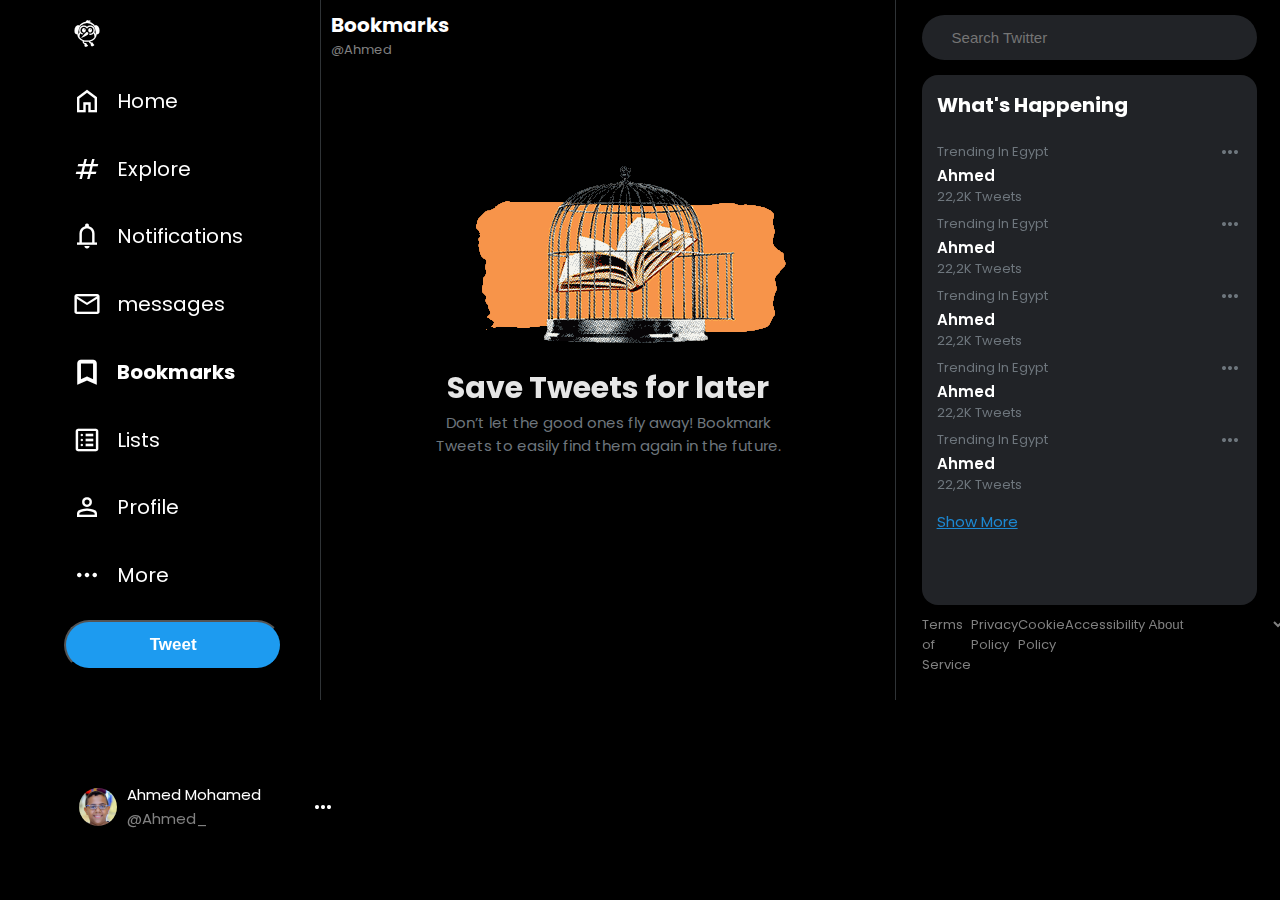
<file: bookmarks/index.html>
<!DOCTYPE html>
<html lang="en">

<head>
    <meta charset="UTF-8" />
    <meta http-equiv="X-UA-Compatible" content="IE=edge" />
    <meta name="viewport" content="width=device-width, initial-scale=1.0" />
    <link rel="stylesheet" href="./style.css" />
    <link rel="stylesheet" href="https://cdnjs.cloudflare.com/ajax/libs/font-awesome/6.2.1/css/all.min.css"
        integrity="sha512-MV7K8+y+gLIBoVD59lQIYicR65iaqukzvf/nwasF0nqhPay5w/9lJmVM2hMDcnK1OnMGCdVK+iQrJ7lzPJQd1w=="
        crossorigin="anonymous" referrerpolicy="no-referrer" />
    <link rel="stylesheet"
        href="https://fonts.googleapis.com/css2?family=Material+Symbols+Outlined:opsz,wght,FILL,GRAD@20..48,100..700,0..1,-50..200" />
    <title>bookmarks / Twitter</title>
</head>

<body>
    <!-- Start Header -->
    <header>
        <section>
            <div class="nav">
                <a href="">
                    <i class="material-symbols-outlined"> flutter_dash </i>
                </a>
                <a href="../Home Page/index.html">
                    <i class="material-symbols-outlined"> Home </i> <span>Home</span>
                </a>
                <a  href="../explore/index.html">
                    <i class="material-symbols-outlined"> Tag </i> <span>Explore</span>
                </a> <a href="../Notifications/index.html">

                    <i class="material-symbols-outlined"> Notifications </i>
                    <span>Notifications</span></a>
                <a href="../messages/index.html">
                    <i class="material-symbols-outlined"> email </i> <span>messages</span></a>
                </a>
                <a href="../bookmarks/index.html" class="my-page">
                    <i class="material-symbols-outlined"> bookmark_border </i>
                    <span>Bookmarks</span>
                </a><a href="../lists/index.html">
                    <i class="material-symbols-outlined"> list_alt </i> <span>Lists</span>
                </a><a href="../my profile/index.html">
                    <i class="material-symbols-outlined"> person </i><span>Profile</span>
                </a><a href="">
                    <i class="material-symbols-outlined"> more_horiz </i> <span>More</span>
                </a>
                <button class="tweet-button">Tweet</button>
            </div>
            <div class="account-main">
                <a href="">
                    <img src="./images/user.png" alt="" class="images">
                    <div class="account-det">
                        <span class="name-acc">Ahmed Mohamed</span>
                        <span class="name-ac ">@Ahmed_</span>
                    </div>
                    <i class="material-symbols-outlined"> more_horiz </i>
                </a>
            </div>
        </section>
    </header>
    <!-- End Header -->
    <div class="main">

        <div class="stickey">

            <div class="headerr">
                <h1>Bookmarks</h1>
                <p class="d">@Ahmed</p>
            </div>



        </div>

        <div class="following">
            <div class="acc-main">
                <img src="./images/تنزيلي.png" alt="">
                <h1>Save Tweets for later</h1>
                <p>Don’t let the good ones fly away! Bookmark Tweets to easily find them again in the future.</p>
            </div>



        </div>

    </div>

    <div class="side">
        <div class="search-box">
            <input id="src" type="search" placeholder="Search Twitter">
        </div>
        <div class="trending fr">

            <h1 class="h1-title">What's Happening</h1>
            <div class="trend-item">
                <div class="item">
                    <span>Trending In Egypt</span>
                    <i class="material-symbols-outlined"> more_horiz </i>
                </div>
                <p>Ahmed</p>
                <span>22,2K Tweets</span>
            </div>
            <div class="trend-item">
                <div class="item">
                    <span>Trending In Egypt</span>
                    <i class="material-symbols-outlined"> more_horiz </i>
                </div>
                <p>Ahmed</p>
                <span>22,2K Tweets</span>
            </div>
            <div class="trend-item">
                <div class="item">
                    <span>Trending In Egypt</span>
                    <i class="material-symbols-outlined"> more_horiz </i>
                </div>
                <p>Ahmed</p>
                <span>22,2K Tweets</span>
            </div>
            <div class="trend-item">
                <div class="item">
                    <span>Trending In Egypt</span>
                    <i class="material-symbols-outlined"> more_horiz </i>
                </div>
                <p>Ahmed</p>
                <span>22,2K Tweets</span>
            </div>
            <div class="trend-item">
                <div class="item">
                    <span>Trending In Egypt</span>
                    <i class="material-symbols-outlined"> more_horiz </i>
                </div>
                <p>Ahmed</p>
                <span>22,2K Tweets</span>
            </div>
            <a id="show-more" href="">Show More</a>
            <div class="foter fr">
                <span>Terms of Service</span>
                <span>Privacy Policy</span>
                <span>Cookie Policy</span>
                <span>Accessibility</span>
                <span>
                    <select id="more">
                        <option value="about">About</option>
                        <option value="Status">Status</option>
                        <option value="Twitter For Buisness">Twitter For Buisness</option>
                        <option value="Developers">devolopers</option>
                    </select>
                </span>
            </div>
        </div>


    </div>
</body>

</html>
</file>
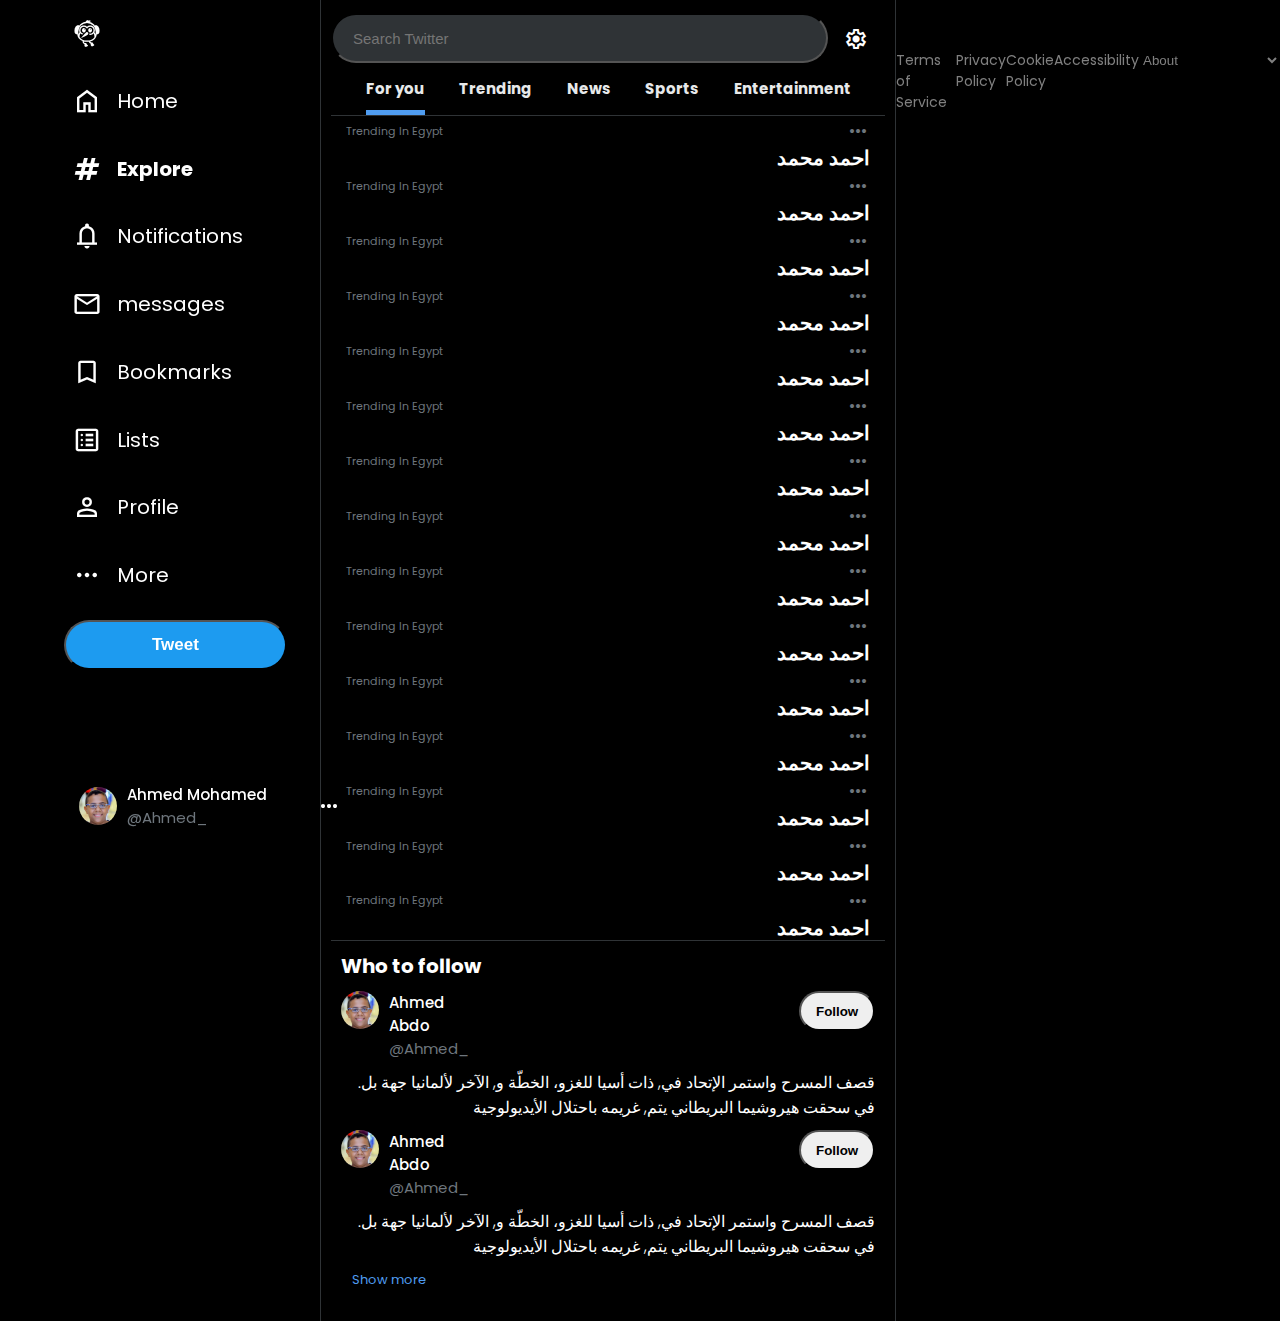
<file: explore/index.html>
<!DOCTYPE html>
<html lang="en">

<head>
  <meta charset="UTF-8" />
  <meta http-equiv="X-UA-Compatible" content="IE=edge" />
  <meta name="viewport" content="width=device-width, initial-scale=1.0" />
  <link rel="stylesheet" href="./style.css" />
  <link rel="stylesheet" href="https://cdnjs.cloudflare.com/ajax/libs/font-awesome/6.2.1/css/all.min.css"
    integrity="sha512-MV7K8+y+gLIBoVD59lQIYicR65iaqukzvf/nwasF0nqhPay5w/9lJmVM2hMDcnK1OnMGCdVK+iQrJ7lzPJQd1w=="
    crossorigin="anonymous" referrerpolicy="no-referrer" />
  <link rel="stylesheet"
    href="https://fonts.googleapis.com/css2?family=Material+Symbols+Outlined:opsz,wght,FILL,GRAD@20..48,100..700,0..1,-50..200" />
  <title>Explore / Twitter</title>
</head>

<body>
  <!-- Start Header -->
  <header>
    <section>
      <div class="nav">
        <a href="">
          <i class="material-symbols-outlined"> flutter_dash </i>
        </a>
        <a href="../Home Page/index.html">
          <i class="material-symbols-outlined"> Home </i> <span>Home</span>
        </a>
        <a class="my-page" href="">
          <i class="material-symbols-outlined"> Tag </i> <span>Explore</span>
        </a> <a href="../Notifications/index.html">

          <i class="material-symbols-outlined"> Notifications </i>
          <span>Notifications</span></a>
        <a href="../messages/index.html">
          <i class="material-symbols-outlined"> email </i> <span>messages</span></a>
        </a>
        <a href="../bookmarks/index.html">
          <i class="material-symbols-outlined"> bookmark_border </i>
          <span>Bookmarks</span>
        </a><a href="../lists/index.html">
          <i class="material-symbols-outlined"> list_alt </i> <span>Lists</span>
        </a><a href="../my profile/index.html">
          <i class="material-symbols-outlined"> person </i><span>Profile</span>
        </a><a href="">
          <i class="material-symbols-outlined"> more_horiz </i> <span>More</span>
        </a>
        <button class="tweet-button">Tweet</button>
      </div>
      <div class="account-main">
        <a href="">
          <img src="./images/user.png" alt="" class="images">
          <div class="account-det">
            <span class="name-acc">Ahmed Mohamed</span>
            <span class="name-ac">@Ahmed_</span>
          </div>
          <i class="material-symbols-outlined"> more_horiz </i>
        </a>
      </div>
    </section>
  </header>
  <!-- End Header -->
  <div class="main">

    <div class="stickey">

      <div class="headerr">
        <input type="search" placeholder="Search Twitter" id="srch">
        <i class="material-symbols-outlined">
          settings
        </i>
      </div>


      <div class="adress">
        <a class="f">For you</a>
        <a>Trending</a>
        <a>News</a>
        <a>Sports</a>
        <a>Entertainment</a>
      </div>
    </div>
    <div class="trending fr">

      <div class="trend-item">
        <div class="item">
          <span>Trending In Egypt</span>
          <i class="material-symbols-outlined"> more_horiz </i>
        </div>
        <p>احمد محمد</p>
      </div>
    </div>

    <div class="trending fr">

      <div class="trend-item">
        <div class="item">
          <span>Trending In Egypt</span>
          <i class="material-symbols-outlined"> more_horiz </i>
        </div>
        <p>احمد محمد</p>
      </div>
    </div>
    <div class="trending fr">

      <div class="trend-item">
        <div class="item">
          <span>Trending In Egypt</span>
          <i class="material-symbols-outlined"> more_horiz </i>
        </div>
        <p>احمد محمد</p>
      </div>
    </div>
    <div class="trending fr">

      <div class="trend-item">
        <div class="item">
          <span>Trending In Egypt</span>
          <i class="material-symbols-outlined"> more_horiz </i>
        </div>
        <p>احمد محمد</p>
      </div>
    </div>
    <div class="trending fr">

      <div class="trend-item">
        <div class="item">
          <span>Trending In Egypt</span>
          <i class="material-symbols-outlined"> more_horiz </i>
        </div>
        <p>احمد محمد</p>
      </div>
    </div>
    <div class="trending fr">

      <div class="trend-item">
        <div class="item">
          <span>Trending In Egypt</span>
          <i class="material-symbols-outlined"> more_horiz </i>
        </div>
        <p>احمد محمد</p>
      </div>
    </div>
    <div class="trending fr">

      <div class="trend-item">
        <div class="item">
          <span>Trending In Egypt</span>
          <i class="material-symbols-outlined"> more_horiz </i>
        </div>
        <p>احمد محمد</p>
      </div>
    </div>

    <div class="trending fr">

      <div class="trend-item">
        <div class="item">
          <span>Trending In Egypt</span>
          <i class="material-symbols-outlined"> more_horiz </i>
        </div>
        <p>احمد محمد</p>
      </div>
    </div>
    <div class="trending fr">

      <div class="trend-item">
        <div class="item">
          <span>Trending In Egypt</span>
          <i class="material-symbols-outlined"> more_horiz </i>
        </div>
        <p>احمد محمد</p>
      </div>
    </div>


    <div class="trending fr">

      <div class="trend-item">
        <div class="item">
          <span>Trending In Egypt</span>
          <i class="material-symbols-outlined"> more_horiz </i>
        </div>
        <p>احمد محمد</p>
      </div>
    </div>
    <div class="trending fr">

      <div class="trend-item">
        <div class="item">
          <span>Trending In Egypt</span>
          <i class="material-symbols-outlined"> more_horiz </i>
        </div>
        <p>احمد محمد</p>
      </div>
    </div>
    <div class="trending fr">

      <div class="trend-item">
        <div class="item">
          <span>Trending In Egypt</span>
          <i class="material-symbols-outlined"> more_horiz </i>
        </div>
        <p>احمد محمد</p>
      </div>
    </div>
    <div class="trending fr">

      <div class="trend-item">
        <div class="item">
          <span>Trending In Egypt</span>
          <i class="material-symbols-outlined"> more_horiz </i>
        </div>
        <p>احمد محمد</p>
      </div>
    </div>
    <div class="trending fr">

      <div class="trend-item">
        <div class="item">
          <span>Trending In Egypt</span>
          <i class="material-symbols-outlined"> more_horiz </i>
        </div>
        <p>احمد محمد</p>
      </div>
    </div>
    <div class="trending fr">

      <div class="trend-item ss">
        <div class="item">
          <span>Trending In Egypt</span>
          <i class="material-symbols-outlined"> more_horiz </i>
        </div>
        <p>احمد محمد</p>
      </div>
    </div>
    <div class="following">
      <h1>Who to follow</h1>
      <div class="acc-main">
        <a href="">
          <img src="./images/user.png" alt="" class="images">
          <div class="acc-det">
            <span class="name-acc">Ahmed Abdo</span>
            <span class="name-ac">@Ahmed_</span>
          </div>
          <button>Follow</button>
        </a>
        <p>قصف المسرح واستمر الإتحاد في, ذات أسيا للغزو، الخطّة و, الآخر لألمانيا جهة بل. في سحقت هيروشيما البريطاني
          يتم, غريمه باحتلال الأيديولوجية</p>

      </div>
      <div class="acc-main">
        <a href="">
          <img src="./images/user.png" alt="" class="images">
          <div class="acc-det">
            <span class="name-acc">Ahmed Abdo</span>
            <span class="name-ac">@Ahmed_</span>
          </div>
          <button>Follow</button>
        </a>
        <p>قصف المسرح واستمر الإتحاد في, ذات أسيا للغزو، الخطّة و, الآخر لألمانيا جهة بل. في سحقت هيروشيما البريطاني
          يتم, غريمه باحتلال الأيديولوجية</p>
      </div>
      <div class="more">
      <p  >Show more</p>
    </div>

    </div>
    
  </div>

  <div class="footer fr">
    <span>Terms of Service</span>
    <span>Privacy Policy</span>
    <span>Cookie Policy</span>
    <span>Accessibility</span>
    <span>
      <select id="more">
        <option value="about">About</option>
        <option value="Status">Status</option>
        <option value="Twitter For Buisness">Twitter For Buisness</option>
        <option value="Developers">devolopers</option>
      </select>
    </span>
  </div>
</body>

</html>
</file>
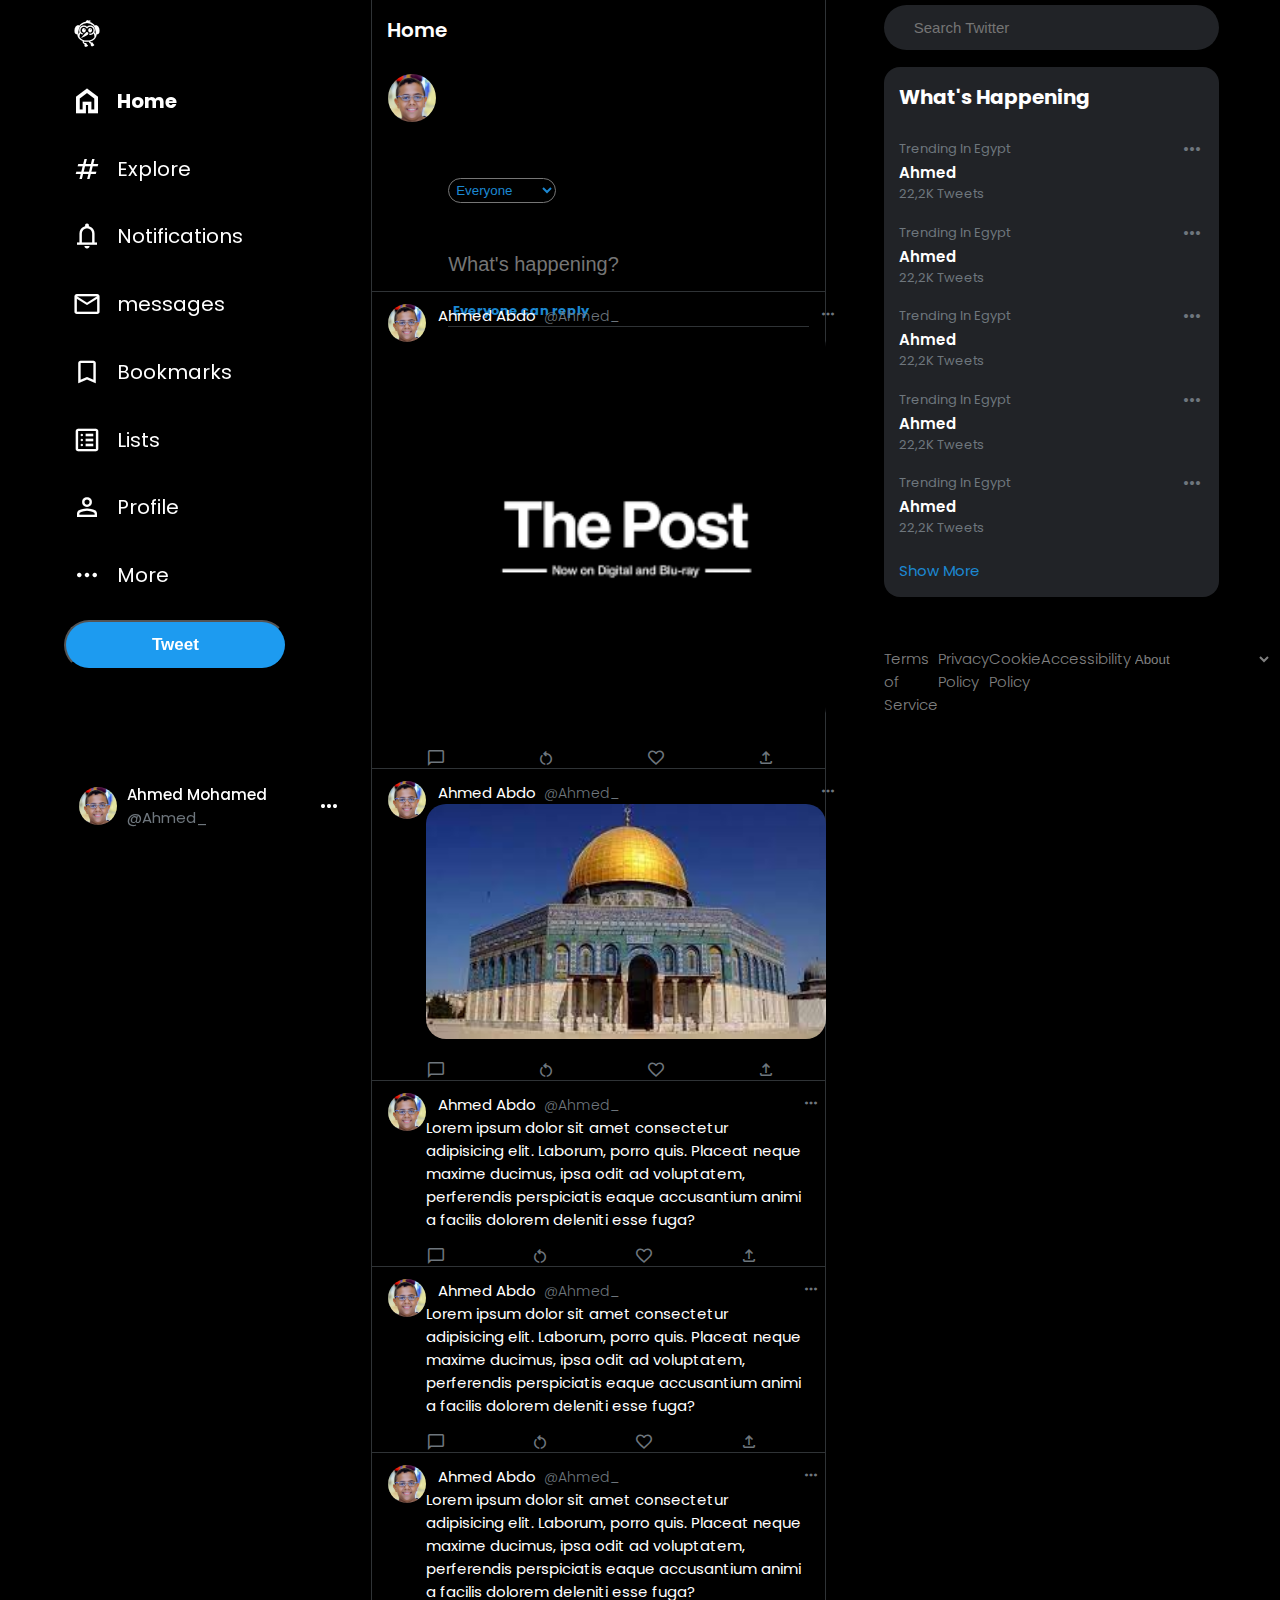
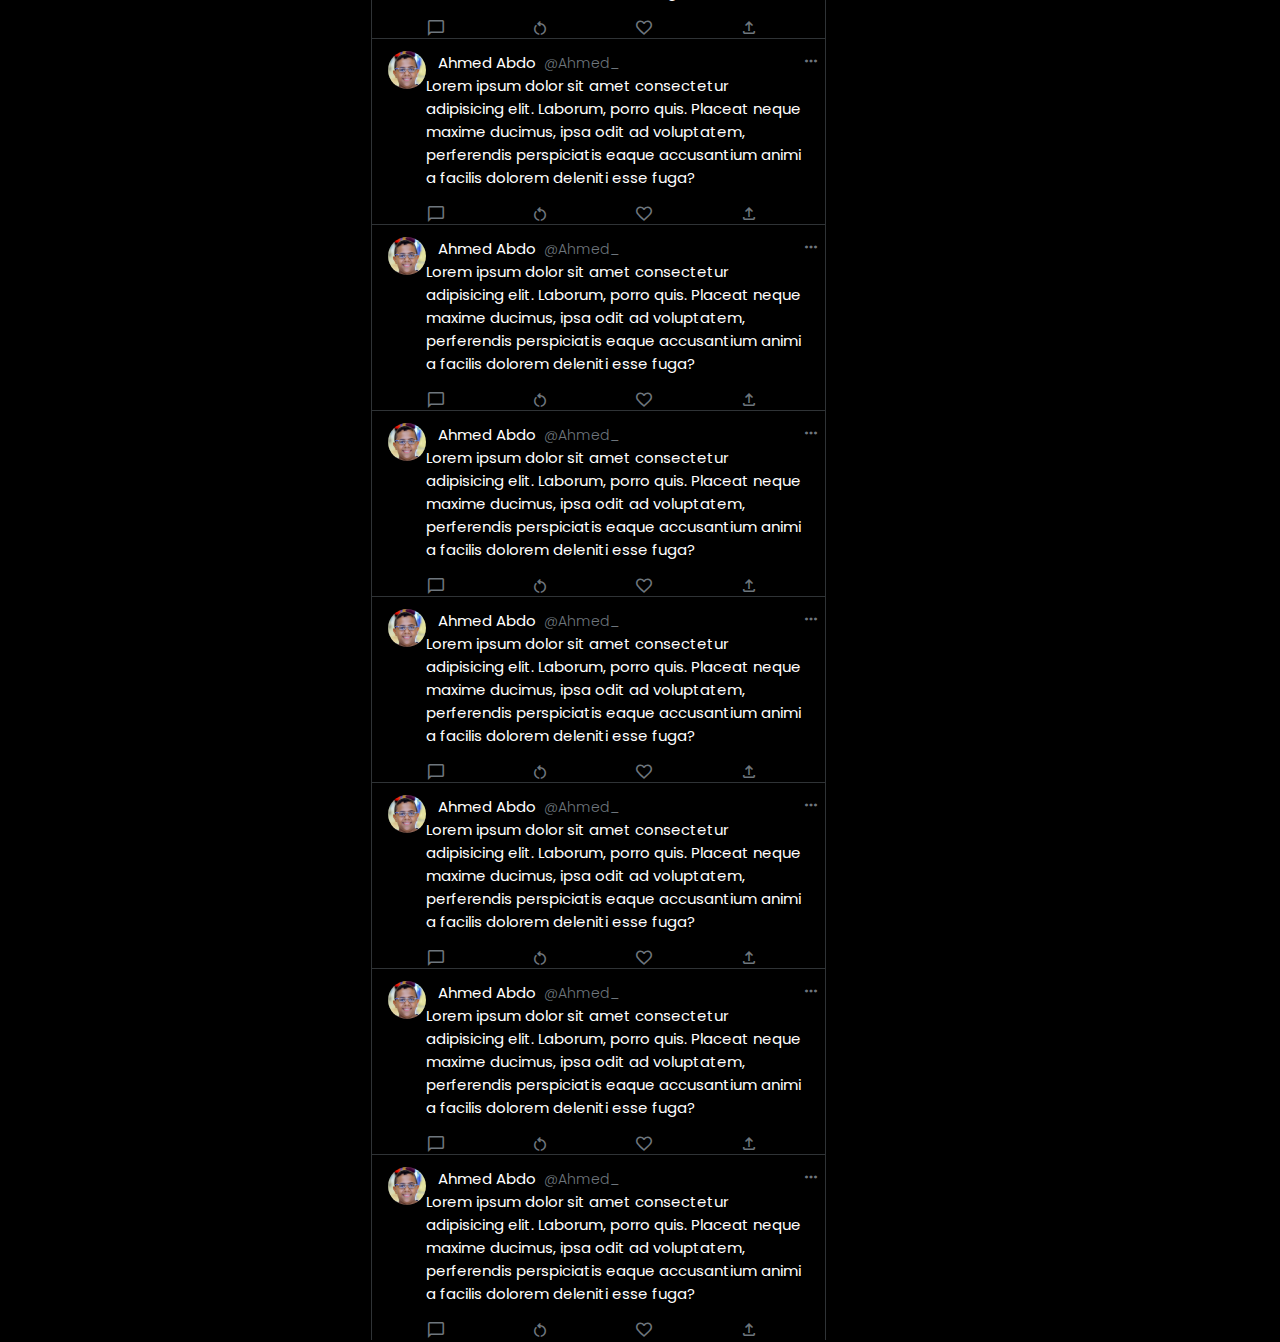
<file: Home Page/index.html>
<!DOCTYPE html>
<html lang="en">

<head>
  <meta charset="UTF-8" />
  <meta http-equiv="X-UA-Compatible" content="IE=edge" />
  <meta name="viewport" content="width=device-width, initial-scale=1.0" />
  <link rel="stylesheet" href="./style.css" />
  <link rel="stylesheet" href="https://cdnjs.cloudflare.com/ajax/libs/font-awesome/6.2.1/css/all.min.css"
    integrity="sha512-MV7K8+y+gLIBoVD59lQIYicR65iaqukzvf/nwasF0nqhPay5w/9lJmVM2hMDcnK1OnMGCdVK+iQrJ7lzPJQd1w=="
    crossorigin="anonymous" referrerpolicy="no-referrer" />
  <link rel="stylesheet"
    href="https://fonts.googleapis.com/css2?family=Material+Symbols+Outlined:opsz,wght,FILL,GRAD@20..48,100..700,0..1,-50..200" />
  <title>Home/Twitter</title>
</head>

<body>
  <!-- Start Header -->
  <header>
    <section>
      <div class="nav">
        <a href="">
          <i class="material-symbols-outlined"> flutter_dash </i>
        </a>
        <a class="my-page" href="./index.html">
          <i class="material-symbols-outlined"> Home </i> <span>Home</span>
        </a>
        <a href="../explore/index.html">
          <i class="material-symbols-outlined"> Tag </i> <span>Explore</span>
        </a> <a href="../Notifications/index.html">

          <i class="material-symbols-outlined"> Notifications </i>
          <span>Notifications</span></a>
        <a href="../messages/index.html">
          <i class="material-symbols-outlined"> email </i> <span>messages</span></a>
        </a>
        <a href="../bookmarks/index.html">
          <i class="material-symbols-outlined"> bookmark_border </i>
          <span>Bookmarks</span>
        </a><a href="../lists/index.html">
          <i class="material-symbols-outlined"> list_alt </i> <span>Lists</span>
        </a><a href="../my profile/index.html">
          <i class="material-symbols-outlined"> person </i><span>Profile</span>
        </a><a href="">
          <i class="material-symbols-outlined"> more_horiz </i> <span>More</span>
        </a>
        <button class="tweet-button">Tweet</button>
      </div>
      <div class="account-main">
        <a href="">
          <img src="./images/user.png" alt="" class="images">
          <div class="account-det">
            <span class="name-acc">Ahmed Mohamed</span>
            <span class="name-ac">@Ahmed_</span>
          </div>
          <i class="material-symbols-outlined"> more_horiz </i>
        </a>
      </div>
    </section>
  </header>
  <!-- End Header -->

  <!-- start main -->
  <main>

    <div class="main-all">


      <!-- head main-->
      <div class="main-tweets">
        <div class="head-bar">
          <span>Home</span>
        </div>
        <!-- end head -->
        <!-- tweet posts -->
        <div class="tweet">
          <img class="images" src="./images/user.png" alt="">
          <div class="snd-twt">
            <select id="replay">
              <option value="Everyone">Everyone</option>
              <option value="Twitter circle">Twitter circle</option>

            </select>

            <input type="text" placeholder="What's happening?">
            <p style="color:  #1c88d2;font-weight:700; font-size:1.3em; padding:5px;">Everyone can reply</p>

            <div class="act">
              <ul>
                <li>
                  <i class="material-symbols-outlined"> image </i>
                </li>
                <li>
                  <i class="material-symbols-outlined"> gif_box </i>
                </li>
                <li>
                  <i class="material-symbols-outlined"> poll </i>
                </li>
                <li>
                  <i class="material-symbols-outlined"> sentiment_satisfied </i>
                </li>
                <li>
                  <i class="material-symbols-outlined"> event </i>
                </li>
              </ul>
              <button class="tweet-button">Tweet</button>
            </div>
          </div>
        </div>
        <!-- end tweet posts -->





        <!-- posts -->
        <div>
          <div class="posts first-post">
            <img class="images" src="./images/user.png" alt="">
            <div class="fd-posts">
              <div class="poster">
                <div class="poster-name">
                  Ahmed Abdo
                  <span class="poster-handle">
                    @Ahmed_
                  </span>
                </div>
                <i class="material-symbols-outlined"> more_horiz </i>
              </div>
              <div class="post-text">
                <img src="./images/تنزيل.png" alt="" >
              </div>
              <div class="post-icons">
                <i class="material-symbols-outlined"> chat_bubble_outline </i>
                <i class="material-symbols-outlined"> restart_alt </i>
                <i class="material-symbols-outlined"> favorite_border </i>
                <i class="material-symbols-outlined"> upload </i>

              </div>
            </div>
          </div>
          <div class="posts ">
            <img class="images" src="./images/user.png" alt="">
            <div class="fd-posts">
              <div class="poster">
                <div class="poster-name">
                  Ahmed Abdo
                  <span class="poster-handle">
                    @Ahmed_
                  </span>
                </div>
                <i class="material-symbols-outlined"> more_horiz </i>
              </div>
              <div class="post-text">
                <img src="./images/القدس.jpeg" alt="" width="450px">
              </div>
              <div class="post-icons">
                <i class="material-symbols-outlined"> chat_bubble_outline </i>
                <i class="material-symbols-outlined"> restart_alt </i>
                <i class="material-symbols-outlined"> favorite_border </i>
                <i class="material-symbols-outlined"> upload </i>

              </div>
            </div>
          </div>
          <div class="posts">
            <img class="images" src="./images/user.png" alt="">
            <div class="fd-posts">
              <div class="poster">
                <div class="poster-name">
                  Ahmed Abdo
                  <span class="poster-handle">
                    @Ahmed_
                  </span>
                </div>
                <i class="material-symbols-outlined"> more_horiz </i>
              </div>
              <div class="post-text">
                <p>Lorem ipsum dolor sit amet consectetur adipisicing elit. Laborum, porro quis. Placeat neque maxime
                  ducimus, ipsa odit ad voluptatem, perferendis perspiciatis eaque accusantium animi a facilis dolorem
                  deleniti esse fuga?</p>
              </div>
              <div class="post-icons">
                <i class="material-symbols-outlined"> chat_bubble_outline </i>
                <i class="material-symbols-outlined"> restart_alt </i>
                <i class="material-symbols-outlined"> favorite_border </i>
                <i class="material-symbols-outlined"> upload </i>

              </div>
            </div>
          </div>
          <div class="posts">
            <img class="images" src="./images/user.png" alt="">
            <div class="fd-posts">
              <div class="poster">
                <div class="poster-name">
                  Ahmed Abdo
                  <span class="poster-handle">
                    @Ahmed_
                  </span>
                </div>
                <i class="material-symbols-outlined"> more_horiz </i>
              </div>
              <div class="post-text">
                <p>Lorem ipsum dolor sit amet consectetur adipisicing elit. Laborum, porro quis. Placeat neque maxime
                  ducimus, ipsa odit ad voluptatem, perferendis perspiciatis eaque accusantium animi a facilis dolorem
                  deleniti esse fuga?</p>
              </div>
              <div class="post-icons">
                <i class="material-symbols-outlined"> chat_bubble_outline </i>
                <i class="material-symbols-outlined"> restart_alt </i>
                <i class="material-symbols-outlined"> favorite_border </i>
                <i class="material-symbols-outlined"> upload </i>

              </div>
            </div>
          </div>
          <div class="posts">
            <img class="images" src="./images/user.png" alt="">
            <div class="fd-posts">
              <div class="poster">
                <div class="poster-name">
                  Ahmed Abdo
                  <span class="poster-handle">
                    @Ahmed_
                  </span>
                </div>
                <i class="material-symbols-outlined"> more_horiz </i>
              </div>
              <div class="post-text">
                <p>Lorem ipsum dolor sit amet consectetur adipisicing elit. Laborum, porro quis. Placeat neque maxime
                  ducimus, ipsa odit ad voluptatem, perferendis perspiciatis eaque accusantium animi a facilis dolorem
                  deleniti esse fuga?</p>
              </div>
              <div class="post-icons">
                <i class="material-symbols-outlined"> chat_bubble_outline </i>
                <i class="material-symbols-outlined"> restart_alt </i>
                <i class="material-symbols-outlined"> favorite_border </i>
                <i class="material-symbols-outlined"> upload </i>

              </div>
            </div>
          </div>
          <div class="posts">
            <img class="images" src="./images/user.png" alt="">
            <div class="fd-posts">
              <div class="poster">
                <div class="poster-name">
                  Ahmed Abdo
                  <span class="poster-handle">
                    @Ahmed_
                  </span>
                </div>
                <i class="material-symbols-outlined"> more_horiz </i>
              </div>
              <div class="post-text">
                <p>Lorem ipsum dolor sit amet consectetur adipisicing elit. Laborum, porro quis. Placeat neque maxime
                  ducimus, ipsa odit ad voluptatem, perferendis perspiciatis eaque accusantium animi a facilis dolorem
                  deleniti esse fuga?</p>
              </div>
              <div class="post-icons">
                <i class="material-symbols-outlined"> chat_bubble_outline </i>
                <i class="material-symbols-outlined"> restart_alt </i>
                <i class="material-symbols-outlined"> favorite_border </i>
                <i class="material-symbols-outlined"> upload </i>

              </div>
            </div>
          </div>
          <div class="posts">
            <img class="images" src="./images/user.png" alt="">
            <div class="fd-posts">
              <div class="poster">
                <div class="poster-name">
                  Ahmed Abdo
                  <span class="poster-handle">
                    @Ahmed_
                  </span>
                </div>
                <i class="material-symbols-outlined"> more_horiz </i>
              </div>
              <div class="post-text">
                <p>Lorem ipsum dolor sit amet consectetur adipisicing elit. Laborum, porro quis. Placeat neque maxime
                  ducimus, ipsa odit ad voluptatem, perferendis perspiciatis eaque accusantium animi a facilis dolorem
                  deleniti esse fuga?</p>
              </div>
              <div class="post-icons">
                <i class="material-symbols-outlined"> chat_bubble_outline </i>
                <i class="material-symbols-outlined"> restart_alt </i>
                <i class="material-symbols-outlined"> favorite_border </i>
                <i class="material-symbols-outlined"> upload </i>

              </div>
            </div>
          </div>
          <div class="posts">
            <img class="images" src="./images/user.png" alt="">
            <div class="fd-posts">
              <div class="poster">
                <div class="poster-name">
                  Ahmed Abdo
                  <span class="poster-handle">
                    @Ahmed_
                  </span>
                </div>
                <i class="material-symbols-outlined"> more_horiz </i>
              </div>
              <div class="post-text">
                <p>Lorem ipsum dolor sit amet consectetur adipisicing elit. Laborum, porro quis. Placeat neque maxime
                  ducimus, ipsa odit ad voluptatem, perferendis perspiciatis eaque accusantium animi a facilis dolorem
                  deleniti esse fuga?</p>
              </div>
              <div class="post-icons">
                <i class="material-symbols-outlined"> chat_bubble_outline </i>
                <i class="material-symbols-outlined"> restart_alt </i>
                <i class="material-symbols-outlined"> favorite_border </i>
                <i class="material-symbols-outlined"> upload </i>

              </div>
            </div>
          </div>
          <div class="posts">
            <img class="images" src="./images/user.png" alt="">
            <div class="fd-posts">
              <div class="poster">
                <div class="poster-name">
                  Ahmed Abdo
                  <span class="poster-handle">
                    @Ahmed_
                  </span>
                </div>
                <i class="material-symbols-outlined"> more_horiz </i>
              </div>
              <div class="post-text">
                <p>Lorem ipsum dolor sit amet consectetur adipisicing elit. Laborum, porro quis. Placeat neque maxime
                  ducimus, ipsa odit ad voluptatem, perferendis perspiciatis eaque accusantium animi a facilis dolorem
                  deleniti esse fuga?</p>
              </div>
              <div class="post-icons">
                <i class="material-symbols-outlined"> chat_bubble_outline </i>
                <i class="material-symbols-outlined"> restart_alt </i>
                <i class="material-symbols-outlined"> favorite_border </i>
                <i class="material-symbols-outlined"> upload </i>

              </div>
            </div>
          </div>
          <div class="posts">
            <img class="images" src="./images/user.png" alt="">
            <div class="fd-posts">
              <div class="poster">
                <div class="poster-name">
                  Ahmed Abdo
                  <span class="poster-handle">
                    @Ahmed_
                  </span>
                </div>
                <i class="material-symbols-outlined"> more_horiz </i>
              </div>
              <div class="post-text">
                <p>Lorem ipsum dolor sit amet consectetur adipisicing elit. Laborum, porro quis. Placeat neque maxime
                  ducimus, ipsa odit ad voluptatem, perferendis perspiciatis eaque accusantium animi a facilis dolorem
                  deleniti esse fuga?</p>
              </div>
              <div class="post-icons">
                <i class="material-symbols-outlined"> chat_bubble_outline </i>
                <i class="material-symbols-outlined"> restart_alt </i>
                <i class="material-symbols-outlined"> favorite_border </i>
                <i class="material-symbols-outlined"> upload </i>

              </div>
            </div>
          </div>
          <div class="posts">
            <img class="images" src="./images/user.png" alt="">
            <div class="fd-posts">
              <div class="poster">
                <div class="poster-name">
                  Ahmed Abdo
                  <span class="poster-handle">
                    @Ahmed_
                  </span>
                </div>
                <i class="material-symbols-outlined"> more_horiz </i>
              </div>
              <div class="post-text">
                <p>Lorem ipsum dolor sit amet consectetur adipisicing elit. Laborum, porro quis. Placeat neque maxime
                  ducimus, ipsa odit ad voluptatem, perferendis perspiciatis eaque accusantium animi a facilis dolorem
                  deleniti esse fuga?</p>
              </div>
              <div class="post-icons">
                <i class="material-symbols-outlined"> chat_bubble_outline </i>
                <i class="material-symbols-outlined"> restart_alt </i>
                <i class="material-symbols-outlined"> favorite_border </i>
                <i class="material-symbols-outlined"> upload </i>

              </div>
            </div>
          </div>
          <div class="posts">
            <img class="images" src="./images/user.png" alt="">
            <div class="fd-posts">
              <div class="poster">
                <div class="poster-name">
                  Ahmed Abdo
                  <span class="poster-handle">
                    @Ahmed_
                  </span>
                </div>
                <i class="material-symbols-outlined"> more_horiz </i>
              </div>
              <div class="post-text">
                <p>Lorem ipsum dolor sit amet consectetur adipisicing elit. Laborum, porro quis. Placeat neque maxime
                  ducimus, ipsa odit ad voluptatem, perferendis perspiciatis eaque accusantium animi a facilis dolorem
                  deleniti esse fuga?</p>
              </div>
              <div class="post-icons">
                <i class="material-symbols-outlined"> chat_bubble_outline </i>
                <i class="material-symbols-outlined"> restart_alt </i>
                <i class="material-symbols-outlined"> favorite_border </i>
                <i class="material-symbols-outlined"> upload </i>

              </div>
            </div>
          </div>
        </div>

      </div>


      <div class="side">
        <div class="search-box">
          <input id="src" type="search" placeholder="Search Twitter">
        </div>
        <div class="trending fr">

          <h1 class="h1-title">What's Happening</h1>
          <div class="trend-item">
            <div class="item">
              <span>Trending In Egypt</span>
              <i class="material-symbols-outlined"> more_horiz </i>
            </div>
            <p>Ahmed</p>
            <span>22,2K Tweets</span>
          </div>
          <div class="trend-item">
            <div class="item">
              <span>Trending In Egypt</span>
              <i class="material-symbols-outlined"> more_horiz </i>
            </div>
            <p>Ahmed</p>
            <span>22,2K Tweets</span>
          </div>
          <div class="trend-item">
            <div class="item">
              <span>Trending In Egypt</span>
              <i class="material-symbols-outlined"> more_horiz </i>
            </div>
            <p>Ahmed</p>
            <span>22,2K Tweets</span>
          </div>
          <div class="trend-item">
            <div class="item">
              <span>Trending In Egypt</span>
              <i class="material-symbols-outlined"> more_horiz </i>
            </div>
            <p>Ahmed</p>
            <span>22,2K Tweets</span>
          </div>
          <div class="trend-item">
            <div class="item">
              <span>Trending In Egypt</span>
              <i class="material-symbols-outlined"> more_horiz </i>
            </div>
            <p>Ahmed</p>
            <span>22,2K Tweets</span>
          </div>
          <a id="show-more" href="">Show More</a>

        </div>

        <div class="foter fr">
          <span>Terms of Service</span>
          <span>Privacy Policy</span>
          <span>Cookie Policy</span>
          <span>Accessibility</span>
          <span>
            <select id="more">
              <option value="about">About</option>
              <option value="Status">Status</option>
              <option value="Twitter For Buisness">Twitter For Buisness</option>
              <option value="Developers">devolopers</option>
            </select>
          </span>
        </div>
      </div>

    </div>
  </main>
</body>

</html>
</file>
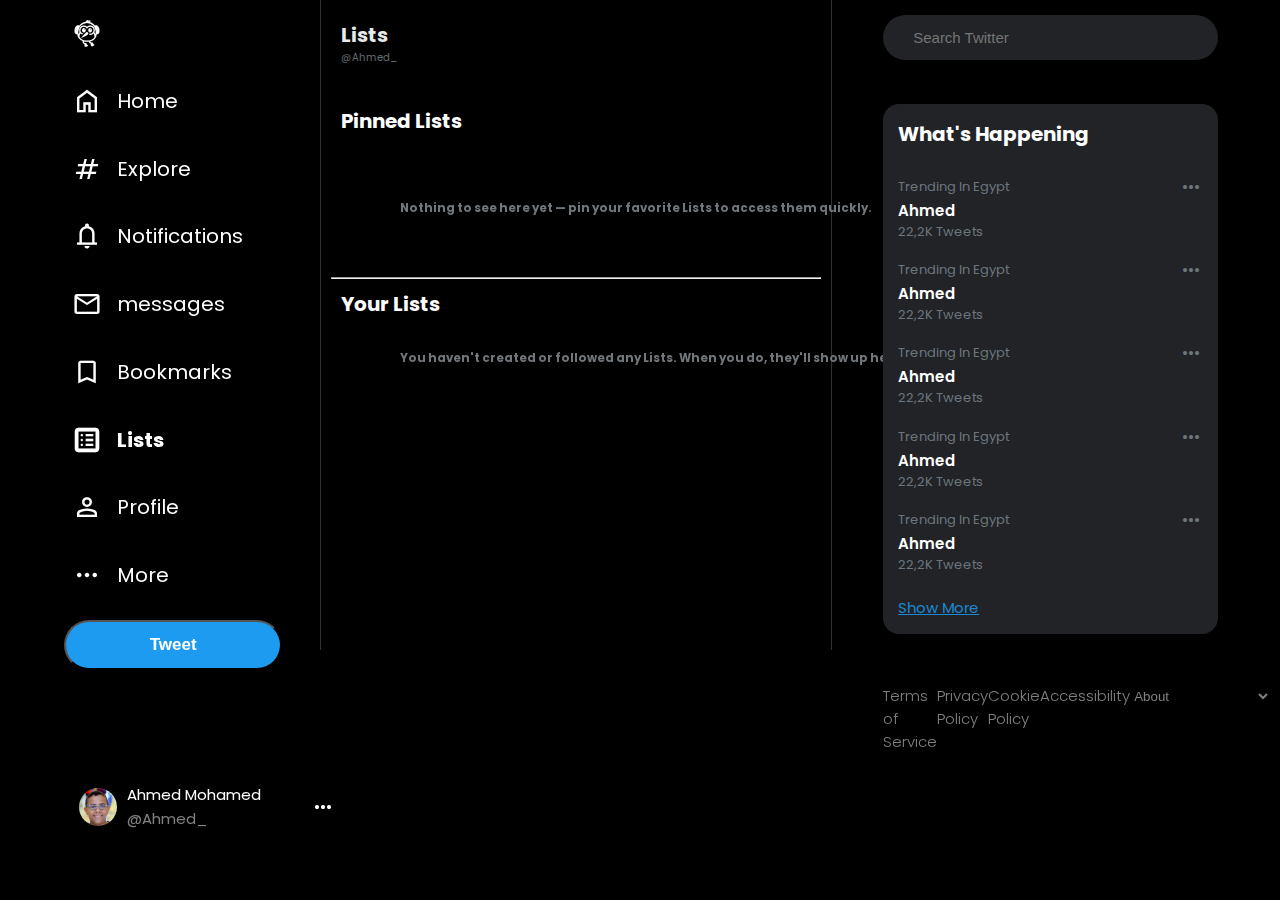
<file: lists/index.html>
<!DOCTYPE html>
<html lang="en">

<head>
    <meta charset="UTF-8" />
    <meta http-equiv="X-UA-Compatible" content="IE=edge" />
    <meta name="viewport" content="width=device-width, initial-scale=1.0" />
    <link rel="stylesheet" href="./style.css" />
    <link rel="stylesheet" href="https://cdnjs.cloudflare.com/ajax/libs/font-awesome/6.2.1/css/all.min.css"
        integrity="sha512-MV7K8+y+gLIBoVD59lQIYicR65iaqukzvf/nwasF0nqhPay5w/9lJmVM2hMDcnK1OnMGCdVK+iQrJ7lzPJQd1w=="
        crossorigin="anonymous" referrerpolicy="no-referrer" />
    <link rel="stylesheet"
        href="https://fonts.googleapis.com/css2?family=Material+Symbols+Outlined:opsz,wght,FILL,GRAD@20..48,100..700,0..1,-50..200" />
    <title>Lists created by @Ahmed_</title>
</head>

<body>
    <!-- Start Header -->
    <header>
        <section>
            <div class="nav">
                <a href="">
                    <i class="material-symbols-outlined"> flutter_dash </i>
                </a>
                <a href="../Home Page/index.html">
                    <i class="material-symbols-outlined"> Home </i> <span>Home</span>
                </a>
                <a href="../explore/index.html">
                    <i class="material-symbols-outlined"> Tag </i> <span>Explore</span>
                </a> <a href="../Notifications/index.html">

                    <i class="material-symbols-outlined"> Notifications </i>
                    <span>Notifications</span></a>
                <a href="">
                    <i class="material-symbols-outlined"> email </i> <span>messages</span></a>
                </a>
                <a href="../bookmarks/index.html">
                    <i class="material-symbols-outlined"> bookmark_border </i>
                    <span>Bookmarks</span>
                </a><a href="./index.html" class="my-page">
                    <i class="material-symbols-outlined"> list_alt </i> <span>Lists</span>
                </a><a href="../my profile/index.html">
                    <i class="material-symbols-outlined"> person </i><span>Profile</span>
                </a><a href="">
                    <i class="material-symbols-outlined"> more_horiz </i> <span>More</span>
                </a>
                <button class="tweet-button">Tweet</button>
            </div>
            <div class="account-main">
                <a href="">
                    <img src="./images/user.png" alt="" class="images">
                    <div class="account-det">
                        <span class="name-acc">Ahmed Mohamed</span>
                        <span class="name-ac ">@Ahmed_</span>
                    </div>
                    <i class="material-symbols-outlined"> more_horiz </i>
                </a>
            </div>
        </section>
    </header>
    <!-- End Header -->
    <div class="main">

        <div class="stickey">

            <div class="headerr">
                <h1 style="color:#E7E9EA;">Lists</h1>
                <p>@Ahmed_</p>

            </div>



        </div>

        <div class="following">
            <h1>Pinned Lists</h1>
            <h3 style="color:#71767B;">Nothing to see here yet — pin your favorite Lists to access them quickly.</h3>
            

        </div>
        
        <div class="following-2">
            <hr style="color:#71767B;">
            <h1>Your Lists</h1>
            <h3 style="color:#71767B;">You haven't created or followed any Lists. When you do, they'll show up here.
            </h3>

        </div>
    </div>

    <div class="side">
        <div class="search-box">
          <input id="src" type="search" placeholder="Search Twitter">
        </div>
        <div class="trending fr">

          <h1 class="h1-title">What's Happening</h1>
          <div class="trend-item">
            <div class="item">
              <span>Trending In Egypt</span>
              <i class="material-symbols-outlined"> more_horiz </i>
            </div>
            <p>Ahmed</p>
            <span>22,2K Tweets</span>
          </div>
          <div class="trend-item">
            <div class="item">
              <span>Trending In Egypt</span>
              <i class="material-symbols-outlined"> more_horiz </i>
            </div>
            <p>Ahmed</p>
            <span>22,2K Tweets</span>
          </div>
          <div class="trend-item">
            <div class="item">
              <span>Trending In Egypt</span>
              <i class="material-symbols-outlined"> more_horiz </i>
            </div>
            <p>Ahmed</p>
            <span>22,2K Tweets</span>
          </div>
          <div class="trend-item">
            <div class="item">
              <span>Trending In Egypt</span>
              <i class="material-symbols-outlined"> more_horiz </i>
            </div>
            <p>Ahmed</p>
            <span>22,2K Tweets</span>
          </div>
          <div class="trend-item">
            <div class="item">
              <span>Trending In Egypt</span>
              <i class="material-symbols-outlined"> more_horiz </i>
            </div>
            <p>Ahmed</p>
            <span>22,2K Tweets</span>
          </div>
          <a id="show-more" href="">Show More</a>

        </div>

        <div class="foter fr">
          <span>Terms of Service</span>
          <span>Privacy Policy</span>
          <span>Cookie Policy</span>
          <span>Accessibility</span>
          <span>
            <select id="more">
              <option value="about">About</option>
              <option value="Status">Status</option>
              <option value="Twitter For Buisness">Twitter For Buisness</option>
              <option value="Developers">devolopers</option>
            </select>
          </span>
        </div>
      </div>


</body>

</html>
</file>
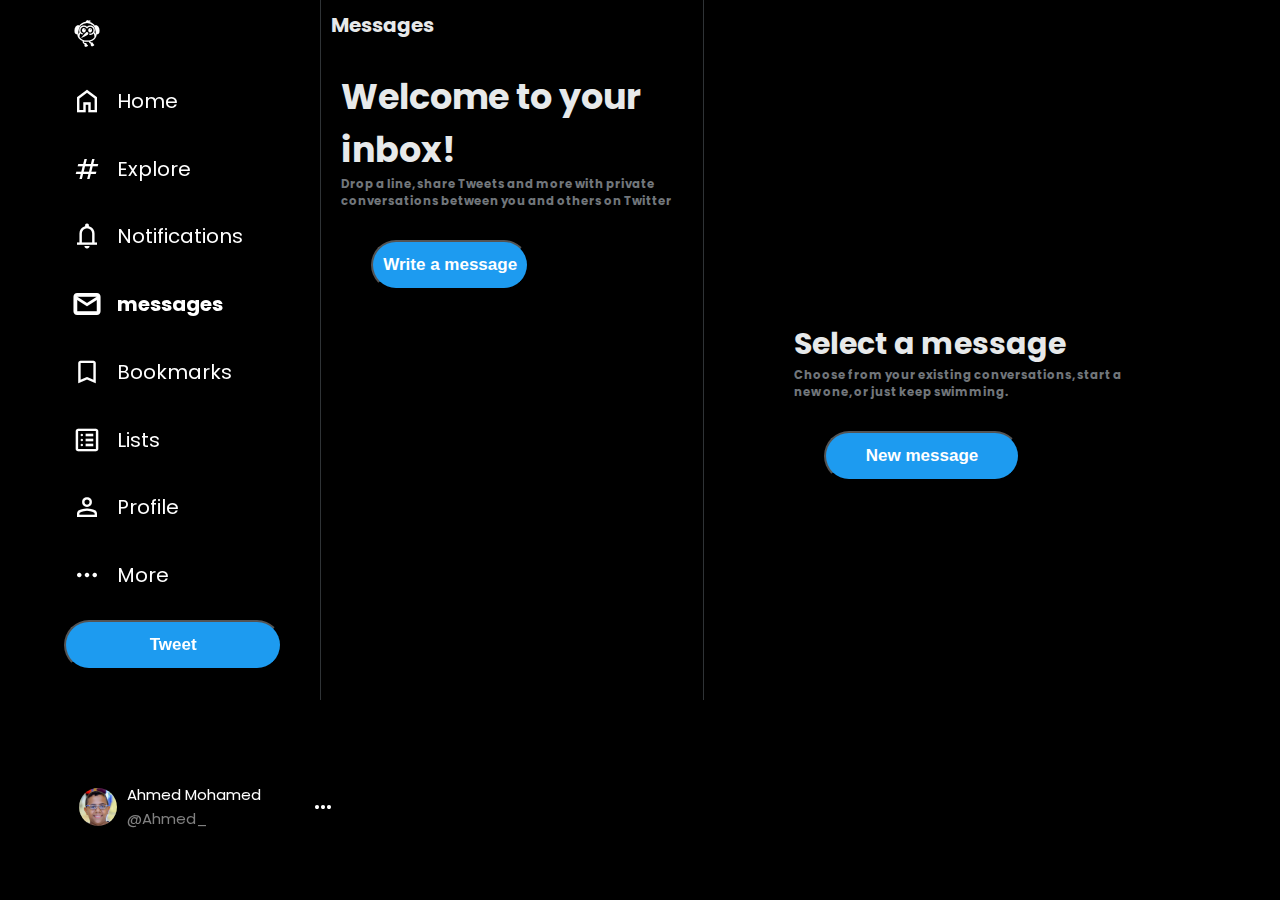
<file: messages/index.html>
<!DOCTYPE html>
<html lang="en">

<head>
    <meta charset="UTF-8" />
    <meta http-equiv="X-UA-Compatible" content="IE=edge" />
    <meta name="viewport" content="width=device-width, initial-scale=1.0" />
    <link rel="stylesheet" href="./style.css" />
    <link rel="stylesheet" href="https://cdnjs.cloudflare.com/ajax/libs/font-awesome/6.2.1/css/all.min.css"
        integrity="sha512-MV7K8+y+gLIBoVD59lQIYicR65iaqukzvf/nwasF0nqhPay5w/9lJmVM2hMDcnK1OnMGCdVK+iQrJ7lzPJQd1w=="
        crossorigin="anonymous" referrerpolicy="no-referrer" />
    <link rel="stylesheet"
        href="https://fonts.googleapis.com/css2?family=Material+Symbols+Outlined:opsz,wght,FILL,GRAD@20..48,100..700,0..1,-50..200" />
    <title>Messages / Twitter</title>
</head>

<body>
    <!-- Start Header -->
    <header>
        <section>
            <div class="nav">
                <a href="">
                    <i class="material-symbols-outlined"> flutter_dash </i>
                </a>
                <a href="../Home Page/index.html">
                    <i class="material-symbols-outlined"> Home </i> <span>Home</span>
                </a>
                <a href="../explore/index.html">
                    <i class="material-symbols-outlined"> Tag </i> <span>Explore</span>
                </a> <a href="../Notifications/index.html">

                    <i class="material-symbols-outlined"> Notifications </i>
                    <span>Notifications</span></a>
                <a href="" class="my-page">
                    <i class="material-symbols-outlined"> email </i> <span>messages</span></a>
                </a>
                <a href="../bookmarks/index.html" >
                    <i class="material-symbols-outlined"> bookmark_border </i>
                    <span>Bookmarks</span>
                </a><a href="../lists/index.html">
                    <i class="material-symbols-outlined"> list_alt </i> <span>Lists</span>
                </a><a href="../my profile/index.html">
                    <i class="material-symbols-outlined"> person </i><span>Profile</span>
                </a><a href="">
                    <i class="material-symbols-outlined"> more_horiz </i> <span>More</span>
                </a>
                <button class="tweet-button">Tweet</button>
            </div>
            <div class="account-main">
                <a href="">
                    <img src="./images/user.png" alt="" class="images">
                    <div class="account-det">
                        <span class="name-acc">Ahmed Mohamed</span>
                        <span class="name-ac ">@Ahmed_</span>
                    </div>
                    <i class="material-symbols-outlined"> more_horiz </i>
                </a>
            </div>
        </section>
    </header>
    <!-- End Header -->
    <div class="main">

        <div class="stickey">

            <div class="headerr">
                <h1 style="color:#E7E9EA;">Messages</h1>

            </div>



        </div>

        <div class="following">
            <h1>Welcome to your <br> inbox!</h1>
            <h3 style="color:#71767B;">Drop a line, share Tweets and more with private conversations between you and others on Twitter</h3>
            <button class="btn-primary">Write a message</button>

        </div>

    </div>

    <div class="side">
            <h1>Select a message</h1>
            <h3 style="color:#71767B;">Choose from your existing conversations, start a <br> new one, or just keep swimming.</h3>
            <button class="btn-primary">New message</button>
    </div>
</body>

</html>
</file>
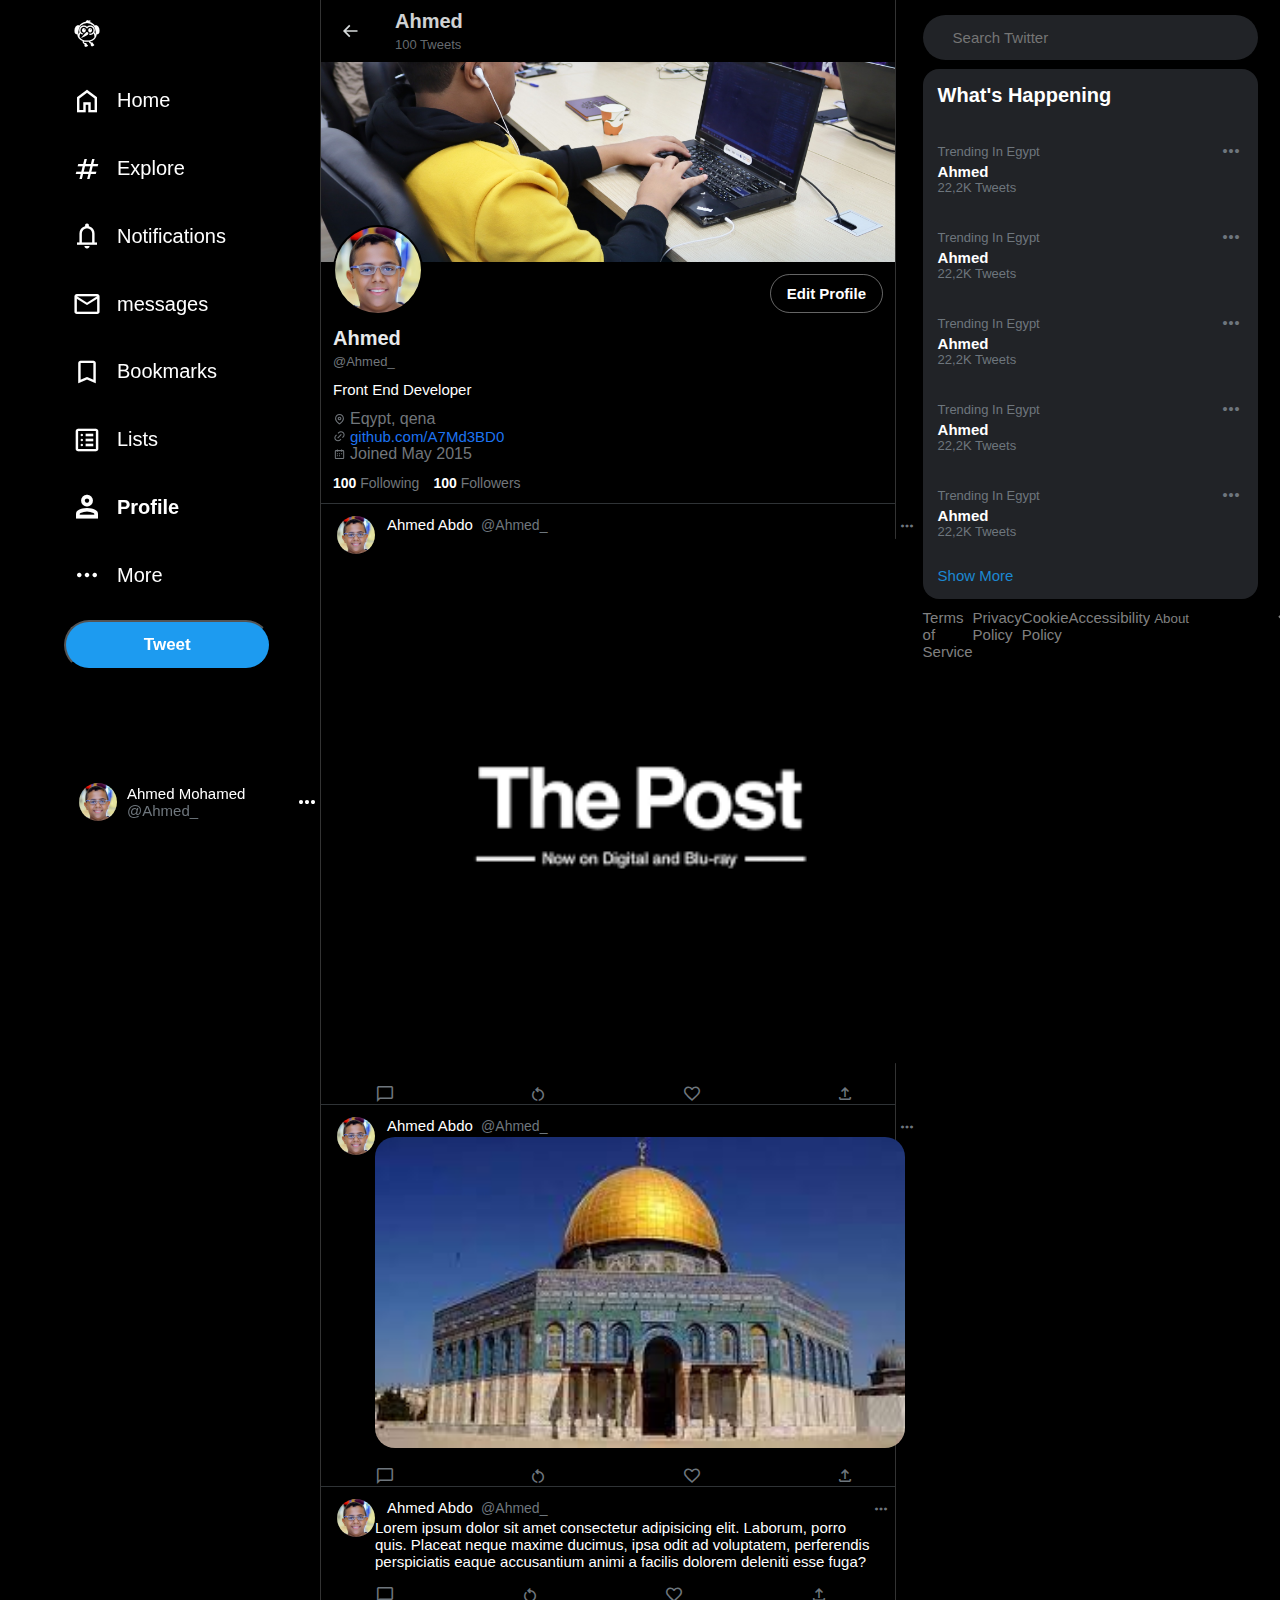
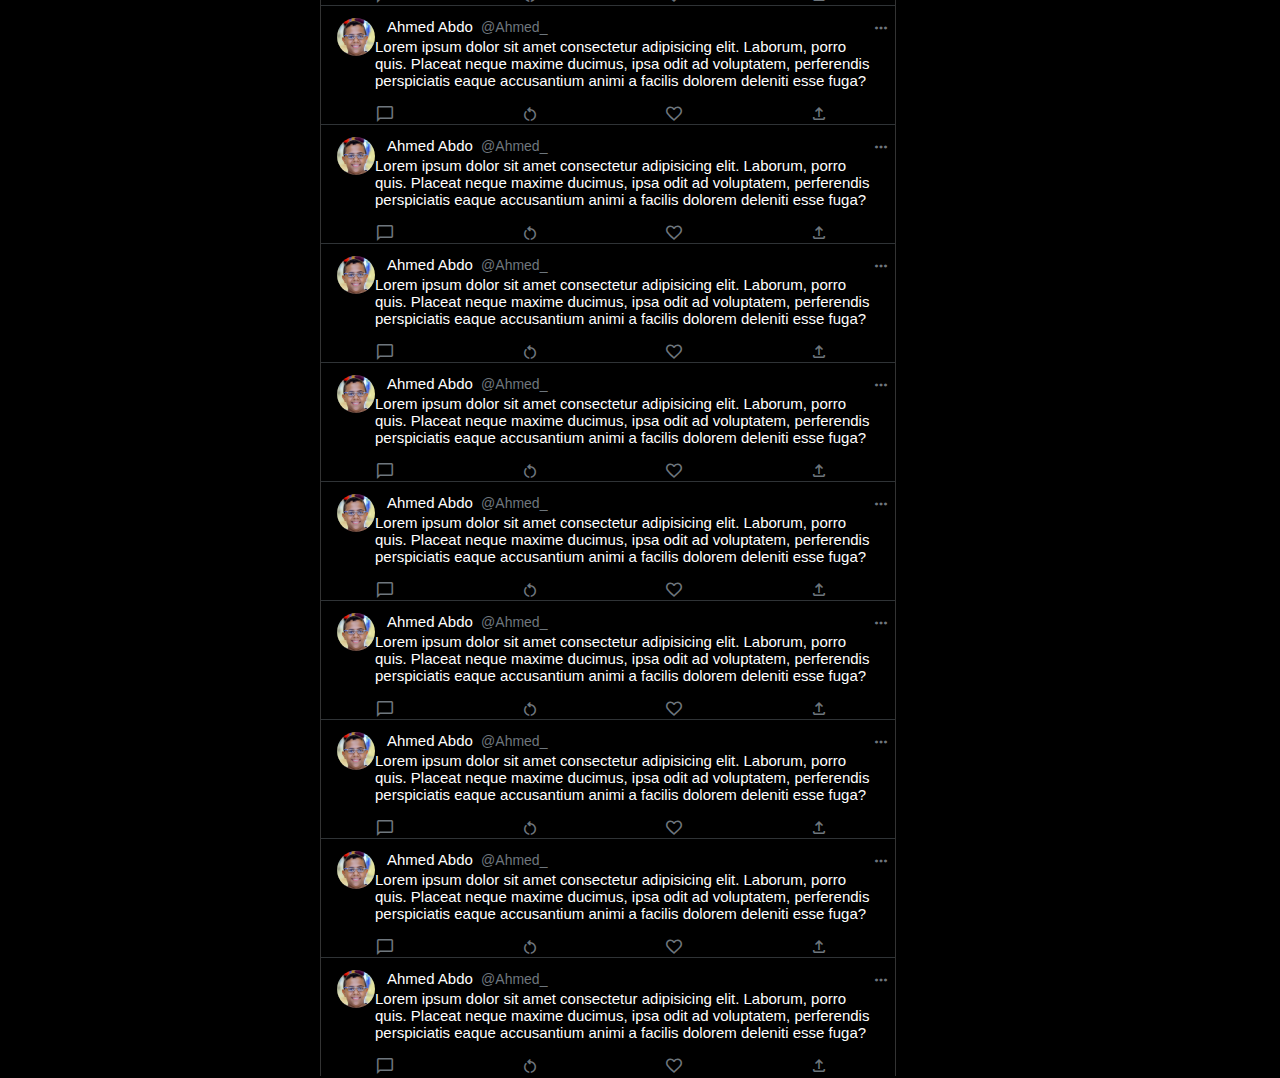
<file: my profile/index.html>
<!DOCTYPE html>
<html lang="en">
  <head>
    <meta charset="UTF-8" />
    <meta http-equiv="X-UA-Compatible" content="IE=edge" />
    <meta name="viewport" content="width=device-width, initial-scale=1.0" />
    <title>Tweets with replies by Ahmed</title>
    <link rel="preconnect" href="https://fonts.googleapis.com" />
    <link rel="preconnect" href="https://fonts.gstatic.com" crossorigin />
    <link
      rel="stylesheet"
      href="https://fonts.googleapis.com/css2?family=Inter:wght@400;700&display=swap"
    />
    <link rel="stylesheet"
    href="https://fonts.googleapis.com/css2?family=Material+Symbols+Outlined:opsz,wght,FILL,GRAD@20..48,100..700,0..1,-50..200" />
    <link rel="stylesheet" href="style.css" />
  </head>
  <body>
    <header>
        <section>
          <div class="nav">
            <a href="">
              <i class="material-symbols-outlined"> flutter_dash </i>
            </a>
            <a href="../Home Page/index.html">
              <i class="material-symbols-outlined"> Home </i> <span>Home</span>
            </a>
            <a href="../explore/index.html">
              <i class="material-symbols-outlined"> Tag </i> <span>Explore</span>
            </a> <a href="../Notifications/index.html">
    
              <i class="material-symbols-outlined"> Notifications </i>
              <span>Notifications</span></a>
            <a href="../messages/index.html">
              <i class="material-symbols-outlined"> email </i> <span>messages</span></a>
            </a>
            <a href="../bookmarks/index.html">
              <i class="material-symbols-outlined"> bookmark_border </i>
              <span>Bookmarks</span>
            </a><a href="../lists/index.html">
              <i class="material-symbols-outlined"> list_alt </i> <span>Lists</span>
            </a><a href="./index.html"  class="my-page">
              <i class="material-symbols-outlined"> person </i><span>Profile</span>
            </a><a href="">
              <i class="material-symbols-outlined"> more_horiz </i> <span>More</span>
            </a>
            <button class="tweet-button">Tweet</button>
          </div>
          <div class="account-main">
            <a href="">
              <img src="./images/user.png" alt="" class="images">
              <div class="account-det">
                <span class="name-acc">Ahmed Mohamed</span>
                <span class="name-ac">@Ahmed_</span>
              </div>
              <i class="material-symbols-outlined"> more_horiz </i>
            </a>
          </div>
        </section>
      </header>
    <div class="card">
      <div class="top-navigation">
        <svg
          fill="currentColor"
          viewBox="0 0 24 24"
          aria-hidden="true"
          class="left-arrow"
        >
          <g>
            <path
              d="M7.414 13l5.043 5.04-1.414 1.42L3.586 12l7.457-7.46 1.414 1.42L7.414 11H21v2H7.414z"
            ></path>
          </g>
        </svg>
        <div class="">
          <h5 class="name ">Ahmed</h5>
          <p class="tweets">100 Tweets</p>
        </div>
      </div>
      <div class="header-photo">
        <img src="./images/header-photo.png" alt="" />
      </div>
      <main>
        <div class="photo-wrapper">
          <div class="photo">
            <img src="./images/user.png" alt="" />
          </div>
          <div>
            <button class="btn-edit">Edit Profile</button>
          </div>
        </div>
        <div class="user-detail">
          <h1 class="name">Ahmed</h1>
          <p class="username">@Ahmed_</p>
          <p class="job">Front End Developer</p>
          <div class="address">
            <div class="location">
              <svg fill="currentColor" viewBox="0 0 24 24" aria-hidden="true">
                <g>
                  <path
                    d="M12 7c-1.93 0-3.5 1.57-3.5 3.5S10.07 14 12 14s3.5-1.57 3.5-3.5S13.93 7 12 7zm0 5c-.827 0-1.5-.673-1.5-1.5S11.173 9 12 9s1.5.673 1.5 1.5S12.827 12 12 12zm0-10c-4.687 0-8.5 3.813-8.5 8.5 0 5.967 7.621 11.116 7.945 11.332l.555.37.555-.37c.324-.216 7.945-5.365 7.945-11.332C20.5 5.813 16.687 2 12 2zm0 17.77c-1.665-1.241-6.5-5.196-6.5-9.27C5.5 6.916 8.416 4 12 4s6.5 2.916 6.5 6.5c0 4.073-4.835 8.028-6.5 9.27z"
                  ></path>
                </g>
              </svg>
              <p>Eqypt, qena </p>
            </div>
            <div class="website-url">
              <svg fill="currentColor" viewBox="0 0 24 24" aria-hidden="true">
                <g>
                  <path
                    d="M18.36 5.64c-1.95-1.96-5.11-1.96-7.07 0L9.88 7.05 8.46 5.64l1.42-1.42c2.73-2.73 7.16-2.73 9.9 0 2.73 2.74 2.73 7.17 0 9.9l-1.42 1.42-1.41-1.42 1.41-1.41c1.96-1.96 1.96-5.12 0-7.07zm-2.12 3.53l-7.07 7.07-1.41-1.41 7.07-7.07 1.41 1.41zm-12.02.71l1.42-1.42 1.41 1.42-1.41 1.41c-1.96 1.96-1.96 5.12 0 7.07 1.95 1.96 5.11 1.96 7.07 0l1.41-1.41 1.42 1.41-1.42 1.42c-2.73 2.73-7.16 2.73-9.9 0-2.73-2.74-2.73-7.17 0-9.9z"
                  ></path>
                </g>
              </svg>
              <a
              class="github-lnk"
                target="_blank"
                rel="noopener noreferrer"
                href="https://github.com/A7Md3BD0"
                >github.com/A7Md3BD0</a
              >
            </div>
          </div>
          <div class="join-date">
            <svg fill="currentColor" viewBox="0 0 24 24" aria-hidden="true">
              <g>
                <path
                  d="M7 4V3h2v1h6V3h2v1h1.5C19.89 4 21 5.12 21 6.5v12c0 1.38-1.11 2.5-2.5 2.5h-13C4.12 21 3 19.88 3 18.5v-12C3 5.12 4.12 4 5.5 4H7zm0 2H5.5c-.27 0-.5.22-.5.5v12c0 .28.23.5.5.5h13c.28 0 .5-.22.5-.5v-12c0-.28-.22-.5-.5-.5H17v1h-2V6H9v1H7V6zm0 6h2v-2H7v2zm0 4h2v-2H7v2zm4-4h2v-2h-2v2zm0 4h2v-2h-2v2zm4-4h2v-2h-2v2z"
                ></path>
              </g>
            </svg>
            <p>Joined May 2015</p>
          </div>
        </div>
        <div class="followers-following">
          <div>
            <p>100 <span>Following</span></p>
          </div>
          <div>
            <p>100 <span>Followers</span></p>
          </div>
        </div>
      </main>
      <div>
        <div class="posts first-post">
          <img class="images" src="./images/user.png" alt="">
          <div class="fd-posts">
            <div class="poster">
              <div class="poster-name">
                Ahmed Abdo
                <span class="poster-handle">
                  @Ahmed_
                </span>
              </div>
              <i class="material-symbols-outlined"> more_horiz </i>
            </div>
            <div class="post-text">
              <img src="./images/تنزيل.png" alt="" >
            </div>
            <div class="post-icons">
              <i class="material-symbols-outlined"> chat_bubble_outline </i>
              <i class="material-symbols-outlined"> restart_alt </i>
              <i class="material-symbols-outlined"> favorite_border </i>
              <i class="material-symbols-outlined"> upload </i>

            </div>
          </div>
        </div>
        <div class="posts ">
          <img class="images" src="./images/user.png" alt="">
          <div class="fd-posts">
            <div class="poster">
              <div class="poster-name">
                Ahmed Abdo
                <span class="poster-handle">
                  @Ahmed_
                </span>
              </div>
              <i class="material-symbols-outlined"> more_horiz </i>
            </div>
            <div class="post-text">
              <img src="./images/القدس.jpeg" alt="" width="450px">
            </div>
            <div class="post-icons">
              <i class="material-symbols-outlined"> chat_bubble_outline </i>
              <i class="material-symbols-outlined"> restart_alt </i>
              <i class="material-symbols-outlined"> favorite_border </i>
              <i class="material-symbols-outlined"> upload </i>

            </div>
          </div>
        </div>
        <div class="posts">
          <img class="images" src="./images/user.png" alt="">
          <div class="fd-posts">
            <div class="poster">
              <div class="poster-name">
                Ahmed Abdo
                <span class="poster-handle">
                  @Ahmed_
                </span>
              </div>
              <i class="material-symbols-outlined"> more_horiz </i>
            </div>
            <div class="post-text">
              <p>Lorem ipsum dolor sit amet consectetur adipisicing elit. Laborum, porro quis. Placeat neque maxime
                ducimus, ipsa odit ad voluptatem, perferendis perspiciatis eaque accusantium animi a facilis dolorem
                deleniti esse fuga?</p>
            </div>
            <div class="post-icons">
              <i class="material-symbols-outlined"> chat_bubble_outline </i>
              <i class="material-symbols-outlined"> restart_alt </i>
              <i class="material-symbols-outlined"> favorite_border </i>
              <i class="material-symbols-outlined"> upload </i>

            </div>
          </div>
        </div>
        <div class="posts">
          <img class="images" src="./images/user.png" alt="">
          <div class="fd-posts">
            <div class="poster">
              <div class="poster-name">
                Ahmed Abdo
                <span class="poster-handle">
                  @Ahmed_
                </span>
              </div>
              <i class="material-symbols-outlined"> more_horiz </i>
            </div>
            <div class="post-text">
              <p>Lorem ipsum dolor sit amet consectetur adipisicing elit. Laborum, porro quis. Placeat neque maxime
                ducimus, ipsa odit ad voluptatem, perferendis perspiciatis eaque accusantium animi a facilis dolorem
                deleniti esse fuga?</p>
            </div>
            <div class="post-icons">
              <i class="material-symbols-outlined"> chat_bubble_outline </i>
              <i class="material-symbols-outlined"> restart_alt </i>
              <i class="material-symbols-outlined"> favorite_border </i>
              <i class="material-symbols-outlined"> upload </i>

            </div>
          </div>
        </div>
        <div class="posts">
          <img class="images" src="./images/user.png" alt="">
          <div class="fd-posts">
            <div class="poster">
              <div class="poster-name">
                Ahmed Abdo
                <span class="poster-handle">
                  @Ahmed_
                </span>
              </div>
              <i class="material-symbols-outlined"> more_horiz </i>
            </div>
            <div class="post-text">
              <p>Lorem ipsum dolor sit amet consectetur adipisicing elit. Laborum, porro quis. Placeat neque maxime
                ducimus, ipsa odit ad voluptatem, perferendis perspiciatis eaque accusantium animi a facilis dolorem
                deleniti esse fuga?</p>
            </div>
            <div class="post-icons">
              <i class="material-symbols-outlined"> chat_bubble_outline </i>
              <i class="material-symbols-outlined"> restart_alt </i>
              <i class="material-symbols-outlined"> favorite_border </i>
              <i class="material-symbols-outlined"> upload </i>

            </div>
          </div>
        </div>
        <div class="posts">
          <img class="images" src="./images/user.png" alt="">
          <div class="fd-posts">
            <div class="poster">
              <div class="poster-name">
                Ahmed Abdo
                <span class="poster-handle">
                  @Ahmed_
                </span>
              </div>
              <i class="material-symbols-outlined"> more_horiz </i>
            </div>
            <div class="post-text">
              <p>Lorem ipsum dolor sit amet consectetur adipisicing elit. Laborum, porro quis. Placeat neque maxime
                ducimus, ipsa odit ad voluptatem, perferendis perspiciatis eaque accusantium animi a facilis dolorem
                deleniti esse fuga?</p>
            </div>
            <div class="post-icons">
              <i class="material-symbols-outlined"> chat_bubble_outline </i>
              <i class="material-symbols-outlined"> restart_alt </i>
              <i class="material-symbols-outlined"> favorite_border </i>
              <i class="material-symbols-outlined"> upload </i>

            </div>
          </div>
        </div>
        <div class="posts">
          <img class="images" src="./images/user.png" alt="">
          <div class="fd-posts">
            <div class="poster">
              <div class="poster-name">
                Ahmed Abdo
                <span class="poster-handle">
                  @Ahmed_
                </span>
              </div>
              <i class="material-symbols-outlined"> more_horiz </i>
            </div>
            <div class="post-text">
              <p>Lorem ipsum dolor sit amet consectetur adipisicing elit. Laborum, porro quis. Placeat neque maxime
                ducimus, ipsa odit ad voluptatem, perferendis perspiciatis eaque accusantium animi a facilis dolorem
                deleniti esse fuga?</p>
            </div>
            <div class="post-icons">
              <i class="material-symbols-outlined"> chat_bubble_outline </i>
              <i class="material-symbols-outlined"> restart_alt </i>
              <i class="material-symbols-outlined"> favorite_border </i>
              <i class="material-symbols-outlined"> upload </i>

            </div>
          </div>
        </div>
        <div class="posts">
          <img class="images" src="./images/user.png" alt="">
          <div class="fd-posts">
            <div class="poster">
              <div class="poster-name">
                Ahmed Abdo
                <span class="poster-handle">
                  @Ahmed_
                </span>
              </div>
              <i class="material-symbols-outlined"> more_horiz </i>
            </div>
            <div class="post-text">
              <p>Lorem ipsum dolor sit amet consectetur adipisicing elit. Laborum, porro quis. Placeat neque maxime
                ducimus, ipsa odit ad voluptatem, perferendis perspiciatis eaque accusantium animi a facilis dolorem
                deleniti esse fuga?</p>
            </div>
            <div class="post-icons">
              <i class="material-symbols-outlined"> chat_bubble_outline </i>
              <i class="material-symbols-outlined"> restart_alt </i>
              <i class="material-symbols-outlined"> favorite_border </i>
              <i class="material-symbols-outlined"> upload </i>

            </div>
          </div>
        </div>
        <div class="posts">
          <img class="images" src="./images/user.png" alt="">
          <div class="fd-posts">
            <div class="poster">
              <div class="poster-name">
                Ahmed Abdo
                <span class="poster-handle">
                  @Ahmed_
                </span>
              </div>
              <i class="material-symbols-outlined"> more_horiz </i>
            </div>
            <div class="post-text">
              <p>Lorem ipsum dolor sit amet consectetur adipisicing elit. Laborum, porro quis. Placeat neque maxime
                ducimus, ipsa odit ad voluptatem, perferendis perspiciatis eaque accusantium animi a facilis dolorem
                deleniti esse fuga?</p>
            </div>
            <div class="post-icons">
              <i class="material-symbols-outlined"> chat_bubble_outline </i>
              <i class="material-symbols-outlined"> restart_alt </i>
              <i class="material-symbols-outlined"> favorite_border </i>
              <i class="material-symbols-outlined"> upload </i>

            </div>
          </div>
        </div>
        <div class="posts">
          <img class="images" src="./images/user.png" alt="">
          <div class="fd-posts">
            <div class="poster">
              <div class="poster-name">
                Ahmed Abdo
                <span class="poster-handle">
                  @Ahmed_
                </span>
              </div>
              <i class="material-symbols-outlined"> more_horiz </i>
            </div>
            <div class="post-text">
              <p>Lorem ipsum dolor sit amet consectetur adipisicing elit. Laborum, porro quis. Placeat neque maxime
                ducimus, ipsa odit ad voluptatem, perferendis perspiciatis eaque accusantium animi a facilis dolorem
                deleniti esse fuga?</p>
            </div>
            <div class="post-icons">
              <i class="material-symbols-outlined"> chat_bubble_outline </i>
              <i class="material-symbols-outlined"> restart_alt </i>
              <i class="material-symbols-outlined"> favorite_border </i>
              <i class="material-symbols-outlined"> upload </i>

            </div>
          </div>
        </div>
        <div class="posts">
          <img class="images" src="./images/user.png" alt="">
          <div class="fd-posts">
            <div class="poster">
              <div class="poster-name">
                Ahmed Abdo
                <span class="poster-handle">
                  @Ahmed_
                </span>
              </div>
              <i class="material-symbols-outlined"> more_horiz </i>
            </div>
            <div class="post-text">
              <p>Lorem ipsum dolor sit amet consectetur adipisicing elit. Laborum, porro quis. Placeat neque maxime
                ducimus, ipsa odit ad voluptatem, perferendis perspiciatis eaque accusantium animi a facilis dolorem
                deleniti esse fuga?</p>
            </div>
            <div class="post-icons">
              <i class="material-symbols-outlined"> chat_bubble_outline </i>
              <i class="material-symbols-outlined"> restart_alt </i>
              <i class="material-symbols-outlined"> favorite_border </i>
              <i class="material-symbols-outlined"> upload </i>

            </div>
          </div>
        </div>
        <div class="posts">
          <img class="images" src="./images/user.png" alt="">
          <div class="fd-posts">
            <div class="poster">
              <div class="poster-name">
                Ahmed Abdo
                <span class="poster-handle">
                  @Ahmed_
                </span>
              </div>
              <i class="material-symbols-outlined"> more_horiz </i>
            </div>
            <div class="post-text">
              <p>Lorem ipsum dolor sit amet consectetur adipisicing elit. Laborum, porro quis. Placeat neque maxime
                ducimus, ipsa odit ad voluptatem, perferendis perspiciatis eaque accusantium animi a facilis dolorem
                deleniti esse fuga?</p>
            </div>
            <div class="post-icons">
              <i class="material-symbols-outlined"> chat_bubble_outline </i>
              <i class="material-symbols-outlined"> restart_alt </i>
              <i class="material-symbols-outlined"> favorite_border </i>
              <i class="material-symbols-outlined"> upload </i>

            </div>
          </div>
        </div>
      </div>
      <div class="side">
        <div class="search-box">
          <input id="src" type="search" placeholder="Search Twitter">
        </div>
        <div class="trending fr">

          <h1 class="h1-title">What's Happening</h1>
          <div class="trend-item">
            <div class="item">
              <span>Trending In Egypt</span>
              <i class="material-symbols-outlined"> more_horiz </i>
            </div>
            <p>Ahmed</p>
            <span>22,2K Tweets</span>
          </div>
          <div class="trend-item">
            <div class="item">
              <span>Trending In Egypt</span>
              <i class="material-symbols-outlined"> more_horiz </i>
            </div>
            <p>Ahmed</p>
            <span>22,2K Tweets</span>
          </div>
          <div class="trend-item">
            <div class="item">
              <span>Trending In Egypt</span>
              <i class="material-symbols-outlined"> more_horiz </i>
            </div>
            <p>Ahmed</p>
            <span>22,2K Tweets</span>
          </div>
          <div class="trend-item">
            <div class="item">
              <span>Trending In Egypt</span>
              <i class="material-symbols-outlined"> more_horiz </i>
            </div>
            <p>Ahmed</p>
            <span>22,2K Tweets</span>
          </div>
          <div class="trend-item">
            <div class="item">
              <span>Trending In Egypt</span>
              <i class="material-symbols-outlined"> more_horiz </i>
            </div>
            <p>Ahmed</p>
            <span>22,2K Tweets</span>
          </div>
          <a id="show-more" href="">Show More</a>

        </div>

        <div class="foter fr">
          <span>Terms of Service</span>
          <span>Privacy Policy</span>
          <span>Cookie Policy</span>
          <span>Accessibility</span>
          <span>
            <select id="more">
              <option value="about">About</option>
              <option value="Status">Status</option>
              <option value="Twitter For Buisness">Twitter For Buisness</option>
              <option value="Developers">devolopers</option>
            </select>
          </span>
        </div>
      </div>
    </div>

    </div>
    
  </body>
</html>
</file>
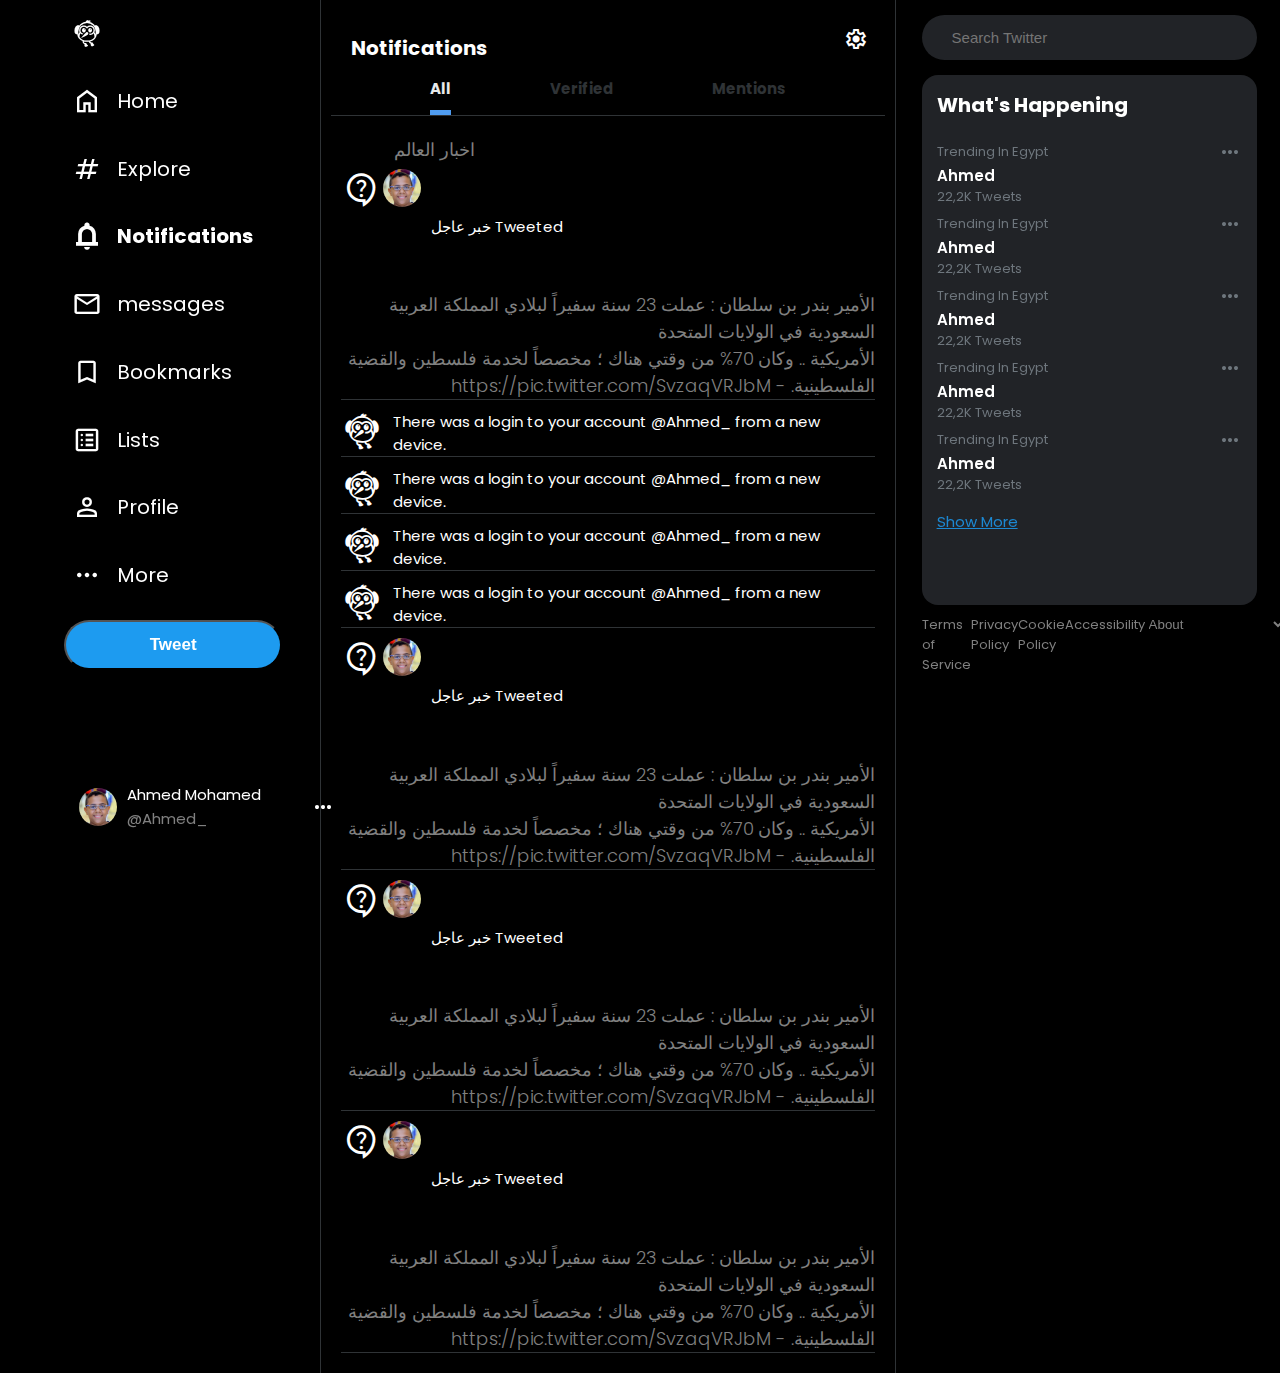
<file: Notifications/index.html>
<!DOCTYPE html>
<html lang="en">

<head>
  <meta charset="UTF-8" />
  <meta http-equiv="X-UA-Compatible" content="IE=edge" />
  <meta name="viewport" content="width=device-width, initial-scale=1.0" />
  <link rel="stylesheet" href="./style.css" />
  <link rel="stylesheet" href="https://cdnjs.cloudflare.com/ajax/libs/font-awesome/6.2.1/css/all.min.css"
    integrity="sha512-MV7K8+y+gLIBoVD59lQIYicR65iaqukzvf/nwasF0nqhPay5w/9lJmVM2hMDcnK1OnMGCdVK+iQrJ7lzPJQd1w=="
    crossorigin="anonymous" referrerpolicy="no-referrer" />
  <link rel="stylesheet"
    href="https://fonts.googleapis.com/css2?family=Material+Symbols+Outlined:opsz,wght,FILL,GRAD@20..48,100..700,0..1,-50..200" />
  <title>Notifications / Twitter</title>
</head>

<body>
  <!-- Start Header -->
  <header>
    <section>
      <div class="nav">
        <a href="">
          <i class="material-symbols-outlined"> flutter_dash </i>
        </a>
        <a href="../Home Page/index.html">
          <i class="material-symbols-outlined"> Home </i> <span>Home</span>
        </a>
        <a  href="../explore/index.html">
          <i class="material-symbols-outlined"> Tag </i> <span>Explore</span>
        </a> <a class="my-page" href="">

          <i class="material-symbols-outlined"> Notifications </i>
          <span>Notifications</span></a>
        <a href="../messages/index.html">
          <i class="material-symbols-outlined"> email </i> <span>messages</span></a>
        </a>
        <a href="../bookmarks/index.html">
          <i class="material-symbols-outlined"> bookmark_border </i>
          <span>Bookmarks</span>
        </a><a href="../lists/index.html">
          <i class="material-symbols-outlined"> list_alt </i> <span>Lists</span>
        </a><a href="../my profile/index.html">
          <i class="material-symbols-outlined"> person </i><span>Profile</span>
        </a><a href="">
          <i class="material-symbols-outlined"> more_horiz </i> <span>More</span>
        </a>
        <button class="tweet-button">Tweet</button>
      </div>
      <div class="account-main">
        <a href="">
          <img src="./images/user.png" alt="" class="images">
          <div class="account-det">
            <span class="name-acc">Ahmed Mohamed</span>
            <span class="name-ac ">@Ahmed_</span>
          </div>
          <i class="material-symbols-outlined"> more_horiz </i>
        </a>
      </div>
    </section>
  </header>
  <!-- End Header -->
  <div class="main">

    <div class="stickey">

      <div class="headerr">
        <h1>Notifications</h1>
        <i class="material-symbols-outlined">
          settings
        </i>
      </div>


      <div class="adress">
        <a class="f">All</a>
        <a class="asd">Verified</a>
        <a class="asd">Mentions</a>

      </div>
    </div>

    <div class="following">
      <div class="acc-main">
        <p class="rtlacc">اخبار العالم</p>
        <a href="">
          <i class="material-symbols-outlined">
            contact_support
          </i> <img src="./images/user.png" alt="" class="images">
          <div class="acc-det">
            <span class="name-ac as">خبر عاجل Tweeted</span>
          </div>
        </a>
        <p>الأمير بندر بن سلطان :

          عملت 23 سنة سفيراً لبلادي المملكة العربية السعودية في الولايات المتحدة <br> الأمريكية .. وكان 70% من وقتي هناك
          ؛
          مخصصاً لخدمة فلسطين والقضية الفلسطينية.
          - https://pic.twitter.com/SvzaqVRJbM</p>
      </div>
      <div class="acc-main">
        <a href="">
          <i class="material-symbols-outlined">
            flutter_dash
          </i>
          <div class="acc-det">
            <span class="name-acc">There was a login to your account @Ahmed_ from a new device.
            </span>

          </div>
        </a>
      </div>
      <div class="acc-main">
        <a href="">
          <i class="material-symbols-outlined">
            flutter_dash
          </i>
          <div class="acc-det">
            <span class="name-acc">There was a login to your account @Ahmed_ from a new device.
            </span>

          </div>
        </a>
      </div>
      <div class="acc-main">
        <a href="">
          <i class="material-symbols-outlined">
            flutter_dash
          </i>
          <div class="acc-det">
            <span class="name-acc">There was a login to your account @Ahmed_ from a new device.
            </span>

          </div>
        </a>
      </div>
      <div class="acc-main">
        <a href="">
          <i class="material-symbols-outlined">
            flutter_dash
          </i>
          <div class="acc-det">
            <span class="name-acc">There was a login to your account @Ahmed_ from a new device.
            </span>

          </div>
        </a>
      </div>
      <div class="acc-main">
        <a href="">
          <i class="material-symbols-outlined">
            contact_support
          </i> <img src="./images/user.png" alt="" class="images">
          <div class="acc-det">
            <span class="name-ac as">خبر عاجل Tweeted</span>
          </div>
        </a>
        <p>الأمير بندر بن سلطان :

          عملت 23 سنة سفيراً لبلادي المملكة العربية السعودية في الولايات المتحدة <br> الأمريكية .. وكان 70% من وقتي هناك
          ؛
          مخصصاً لخدمة فلسطين والقضية الفلسطينية.
          - https://pic.twitter.com/SvzaqVRJbM</p>
      </div>
      <div class="acc-main">
        <a href="">
          <i class="material-symbols-outlined">
            contact_support
          </i> <img src="./images/user.png" alt="" class="images">
          <div class="acc-det">
            <span class="name-ac as">خبر عاجل Tweeted</span>
          </div>
        </a>
        <p>الأمير بندر بن سلطان :

          عملت 23 سنة سفيراً لبلادي المملكة العربية السعودية في الولايات المتحدة <br> الأمريكية .. وكان 70% من وقتي هناك
          ؛
          مخصصاً لخدمة فلسطين والقضية الفلسطينية.
          - https://pic.twitter.com/SvzaqVRJbM</p>
      </div>
      <div class="acc-main">
        <a href="">
          <i class="material-symbols-outlined">
            contact_support
          </i> <img src="./images/user.png" alt="" class="images">
          <div class="acc-det">
            <span class="name-ac as">خبر عاجل Tweeted</span>
          </div>
        </a>
        <p>الأمير بندر بن سلطان :

          عملت 23 سنة سفيراً لبلادي المملكة العربية السعودية في الولايات المتحدة <br> الأمريكية .. وكان 70% من وقتي هناك
          ؛
          مخصصاً لخدمة فلسطين والقضية الفلسطينية.
          - https://pic.twitter.com/SvzaqVRJbM</p>
      </div>
    </div>

  </div>

  <div class="side">
    <div class="search-box">
      <input id="src" type="search" placeholder="Search Twitter">
    </div>
    <div class="trending fr">

      <h1 class="h1-title">What's Happening</h1>
      <div class="trend-item">
        <div class="item">
          <span>Trending In Egypt</span>
          <i class="material-symbols-outlined"> more_horiz </i>
        </div>
        <p>Ahmed</p>
        <span>22,2K Tweets</span>
      </div>
      <div class="trend-item">
        <div class="item">
          <span>Trending In Egypt</span>
          <i class="material-symbols-outlined"> more_horiz </i>
        </div>
        <p>Ahmed</p>
        <span>22,2K Tweets</span>
      </div>
      <div class="trend-item">
        <div class="item">
          <span>Trending In Egypt</span>
          <i class="material-symbols-outlined"> more_horiz </i>
        </div>
        <p>Ahmed</p>
        <span>22,2K Tweets</span>
      </div>
      <div class="trend-item">
        <div class="item">
          <span>Trending In Egypt</span>
          <i class="material-symbols-outlined"> more_horiz </i>
        </div>
        <p>Ahmed</p>
        <span>22,2K Tweets</span>
      </div>
      <div class="trend-item">
        <div class="item">
          <span>Trending In Egypt</span>
          <i class="material-symbols-outlined"> more_horiz </i>
        </div>
        <p>Ahmed</p>
        <span>22,2K Tweets</span>
      </div>
      <a id="show-more" href="">Show More</a>
      <div class="foter fr">
        <span>Terms of Service</span>
        <span>Privacy Policy</span>
        <span>Cookie Policy</span>
        <span>Accessibility</span>
        <span>
          <select id="more">
            <option value="about">About</option>
            <option value="Status">Status</option>
            <option value="Twitter For Buisness">Twitter For Buisness</option>
            <option value="Developers">devolopers</option>
          </select>
        </span>
      </div>
    </div>

  
  </div>
</body>

</html>
</file>
<file: bookmarks/style.css>
@import url("https://fonts.googleapis.com/css2?family=Poppins:ital,wght@0,100;0,200;0,300;0,400;0,500;0,600;0,700;0,800;0,900;1,100;1,200;1,300;1,400;1,500;1,600;1,700;1,800;1,900&display=swap");

* {
  margin: 0;
  padding: 0;
  box-sizing: border-box;
}
.my-page i {
  font-weight: bolder;
}
.my-page span {
  font-weight: bolder;
}
html {
  font-size: 10px;
  font-family: "Poppins", sans-serif;
}
body {
  background-color: black;
}
/* start header */
header a {
  text-decoration: none;
  color: white;
  font-size: 1rem;
  font-weight: 400;
}
header {
  display: flex;
  justify-content: space-between;
  padding: 10px 0 10px 5%;
  width: 30%;
  height: 100%;
  position: fixed;
  
}
.nav {
  display: flex;
  justify-content: space-between;
  flex-direction: column;
  width: 100%;
  height: 75%;
}
.nav a {
  display: flex;
  align-items: center;
  font-size: 2rem;
  padding: 8px 25px 8px 8px;
  width: fit-content;
}
.nav a i {
  font-size: 3rem;
  margin-right: 15px;
}
header a:hover {
  background-color: rgb(47, 51, 54);
  border-radius: 9999px;
}
.tweet-button {
  background-color: rgb(29, 155, 240);
  width: 75%;
  height: 50px;
  border-radius: 999px;
  cursor: pointer;
  font-size: 1.7rem;
  color: white;
  font-weight: 700;
}
.tweet-button:hover {
  background-color: rgba(29, 155, 240, 0.9);
}
.account-main {
  width: 100%;
  height: 25%;
  padding-top: 105px;
}
.account-main a {
  text-decoration: none;
  display: flex;
  align-items: center;
  justify-content: space-between;
  padding: 8px 10px 8px 15px;
  margin-right: 10px;
}
.images {
  width: 38px;
  height: 38px;
  border-radius: 50%;
}
.account-det {
  display: flex;
  flex-direction: column;
  margin-left: 10px;
  margin-right: 50px;
  font-size: 1.5rem;
}

.name-ac {
  color: rgb(110, 118, 125);
  font-size: 1em;
  margin-top: 1%;
  color: grey;
}
/* end header */

.main {
  height: 700px;
  width: 45%;
  margin-left: 25%;
  border-right: 1px solid rgb(47, 51, 54);
  border-left: 1px solid rgb(47, 51, 54) ;
  justify-content: space-between;
  padding: 10px;
}

.headerr {
  width: 100%;
  color: white;
}

.d {
    width: 100%;
    color: rgb(110, 118, 125);
    font-size: 1.3em;
    color: grey;
}
  

.stickey {
  position: sticky;
  top: 0;
  background-color: black;
}

.asd {
  color: rgb(47, 51, 54);
}
.following {
  padding: 100px;
  color: white;
  text-align: center;
}

.acc-main h1{
    font-size: 3rem;
    opacity: 0.9;
}
.acc-main p{
    color: rgb(110, 118, 125);
    font-size: 1.5rem;
}
.side {
  padding: 0% 2%;
  margin-left: 70%;
  position: absolute;
  top: 10px;
}
.search-box {
  display: flex;
  height: 55px;
  max-width: 335px;
  position: sticky;
  top: 0;
  padding-top: 5px;
  background-color: black;
  z-index: 12;
}
.search-box input {
  background-color: #212327;
  border-radius: 9999px;
  height: 45px;
  width: 100%;
  border: none;
  padding-left: 30px;
  font-size: 1.5rem;
  color: white;
  line-height: 20px;
  font-weight: 400;
}
.trending {
  display: flex;
  flex-direction: column;
  height: 530px;
  max-width: 335px;
  border-radius: 16px;
  background-color: #212327;
  margin-top: 3%;
  position: sticky;
  top: 0;
}
.h1-title {
  color: white;
  font-size: 2rem;
  font-weight: 700;
  padding: 15px 15px;
}
.trend-item {
  display: flex;
  flex-direction: column;
  justify-content: center;
  width: 100%;
  height: 90px;
  margin-top: 5px;
  padding: 0px 15px;
  color: rgb(110, 118, 125);
  font-size: 1.5rem;
  font-weight: 600;
}
.item {
  display: flex;
  align-items: center;
  justify-content: space-between;
}
.trending span {
  font-size: 1.3rem;
  font-weight: 400;
}
.trending p {
  color: white;
}
.trend-item:hover {
  background-color: #1c1e22;
  cursor: pointer;
}
#show-more {
  display: flex;
  align-items: center;
  color: #1c88d2;
  font-size: 1.5rem;
  font-weight: 400;
  width: 100%;
  padding: 15px 15px;
}
#show-more:hover {
  background-color: #1c1e22;
  cursor: pointer;
  border-radius: none;
}
.foter {
  margin-top: 20%;
  color: gray;
  display: flex;
  font-size: 1.5rem;
  font-weight: 300;
}
#more {
  background-color: black;
  color: gray;
  border: none;
}
</file>
<file: explore/style.css>
@import url("https://fonts.googleapis.com/css2?family=Poppins:ital,wght@0,100;0,200;0,300;0,400;0,500;0,600;0,700;0,800;0,900;1,100;1,200;1,300;1,400;1,500;1,600;1,700;1,800;1,900&display=swap");

* {
  margin: 0;
  padding: 0;
  box-sizing: border-box;
}
.my-page i {
  font-weight: bolder;
}
.my-page span {
  font-weight: bolder;
}
html {
  font-size: 10px;
  font-family: "Poppins", sans-serif;
}
body {
  background-color: black;
}
/* start header */
header a {
  text-decoration: none;
  color: white;
  font-size: 1rem;
  font-weight: 400;
}
header {
  display: flex;
  justify-content: space-between;
  padding: 10px 0 10px 5%;
  width: 30%;
  height: 100%;
  position: fixed;
}
.nav {
  display: flex;
  justify-content: space-between;
  flex-direction: column;
  width: 100%;
  height: 75%;
}
.nav a {
  display: flex;
  align-items: center;
  font-size: 2rem;
  padding: 8px 25px 8px 8px;
  width: fit-content;
}
.nav a i {
  font-size: 3rem;
  margin-right: 15px;
}
header a:hover {
  background-color: rgb(47, 51, 54);
  border-radius: 9999px;
}
.tweet-button {
  background-color: rgb(29, 155, 240);
  width: 75%;
  height: 50px;
  border-radius: 999px;
  cursor: pointer;
  font-size: 1.7rem;
  color: white;
  font-weight: 700;
}
.tweet-button:hover {
  background-color: rgba(29, 155, 240, 0.9);
}
.account-main {
  width: 100%;
  height: 25%;
  padding-top: 105px;
}
.account-main a {
  text-decoration: none;
  display: flex;
  align-items: center;
  justify-content: space-between;
  padding: 8px 10px 8px 15px;
  margin-right: 10px;
}
.images {
  width: 38px;
  height: 38px;
  border-radius: 50%;
}
.account-det {
  display: flex;
  flex-direction: column;
  margin-left: 10px;
  margin-right: 50px;
  font-size: 1.5rem;
}
.name-acc {
  font-weight: 500;
}
.name-ac {
  color: rgb(110, 118, 125);
}
/* end header */

.main {
  width: 45%;
  margin-left:25%;
  border-right: 1px solid rgb(47, 51, 54);
  border-left: 1px solid rgb(47, 51, 54);
  justify-content: space-between;
  padding: 10px;
  
}
.headerr {
  display: flex;
  width: 100%;
  color: white;
}
#srch {
  margin-top: 3px;
  width: 100%;
  height: 50px;
  border-radius: 9999px;
  color: rgb(47, 51, 54);
  background-color: rgb(47, 51, 54);
  font-size: 1.5rem;
  padding: 20px;
  border-color: black;
}
.headerr i {
  color: white;
  padding: 3%;
}
.adress{
  display: flex;
  color:#E7E9EA;
  font-size: 1.5rem;
  justify-content: space-evenly;
  margin-top: 10px;
  font-weight: 700;
  border-bottom: 1px solid rgb(47, 51, 54);
  cursor: pointer;
}
.stickey{
  position: sticky;
    top: 0;
    background-color: black;
}

.f{
  padding-bottom: 10px;
  border-bottom: 5px solid #4F9CF0 ;
  
}
.trending{
  width: 100%;
  height: 100%;
}
.trend-item {
  display: flex;
  flex-direction: column;
  justify-content: center;
  width: 100%;
  height: 50px;
  margin-top: 5px;
  padding: 0px 15px;
  color: rgb(110, 118, 125);
  font-size: 1.5rem;
  font-weight: 600;
}
.item {
  display: flex;
  align-items: center;
  justify-content: space-between;
}

.trending p {
  color: white;
  direction: rtl;
  font-size: 2rem;

}
.trending span {
  font-size: 1.1rem;
  font-weight: 400;
}
.trend-item:hover {
  background-color: #1c1e22;
  cursor: pointer;
  transition: 0.3s;
}
.ss{
  border-bottom: 1px solid rgb(47, 51, 54);
}
.following{
  padding: 10px;
  color: white;
}
.acc-main{
  width: 100%;
  height: 25%;
  margin-top: 10px;
}
.acc-main:hover{
  background-color: #1c1e22;
  cursor: pointer;
  transition: 0.3s;
}
.acc-main a{
  text-decoration: none;
  display: flex;
  color: white;

}
.acc-main button{
  border-radius: 9999px ;
  width: 15%;
  height: 40px;
  padding: 10px;
  font-weight: 800;
  margin-left: 50%;
  
}
.acc-det{
  display: flex;
  flex-direction: column;
  margin-left: 10px;
  margin-right: 50px;
  font-size: 1.5rem;
}
.acc-main p{
  direction: rtl;
  margin-top: 10px;
  font-size: 1.6rem;
  font-weight: 300;
}
.more {
  text-decoration: none;
  color: #4F9CF0;
  font-size: 1.3rem;  
  align-items: center;
padding: 2%;
}
.more:hover{
  cursor: pointer;
  background-color: #1c1e22;
  cursor: pointer;
  transition: 0.3s;
}

.footer{
  cursor: pointer;
  display: flex;
  font-size: 1.4rem;
  font-weight: 400;
  margin-left: 70%;
  position: absolute;
  top: 50px;
  color: gray;
}
#more {
  background-color: black;
  color: gray;
  border: none;
}
</file>
<file: Home Page/style.css>
@import url("https://fonts.googleapis.com/css2?family=Poppins:ital,wght@0,100;0,200;0,300;0,400;0,500;0,600;0,700;0,800;0,900;1,100;1,200;1,300;1,400;1,500;1,600;1,700;1,800;1,900&display=swap");

* {
  margin: 0;
  padding: 0;
  box-sizing: border-box;
}
.my-page i {
  font-weight: bolder;
}
.my-page span {
  font-weight: bolder;
}
html {
  font-size: 10px;
  font-family: "Poppins", sans-serif;
}
body {
  background-color: black;
}
/* start header */
a {
  text-decoration: none;
  color: white;
  font-size: 1rem;
  font-weight: 400;
}
header {
  display: flex;
  justify-content: space-between;
  padding: 10px 0 10px 5%;
  width: 29%;
  height: 100%;
  position: fixed;
}

.nav {
  display: flex;
  justify-content: space-between;
  flex-direction: column;
  width: 100%;
  height: 75%;
}
.nav a {
  display: flex;
  align-items: center;
  font-size: 2rem;
  padding: 8px 25px 8px 8px;
  width: fit-content;
}
.nav a i {
  font-size: 3rem;
  margin-right: 15px;
}
a:hover {
  background-color: rgb(47, 51, 54);
  border-radius: 9999px;
}
.tweet-button {
  background-color: rgb(29, 155, 240);
  width: 75%;
  height: 50px;
  border-radius: 999px;
  cursor: pointer;
  font-size: 1.7rem;
  color: white;
  font-weight: 700;
}
.tweet-button:hover {
  background-color: rgba(29, 155, 240, 0.9);
}
.account-main {
  width: 100%;
  height: 25%;
  padding-top: 105px;
}
.account-main a {
  text-decoration: none;
  display: flex;
  align-items: center;
  justify-content: space-between;
  padding: 8px 10px 8px 15px;
  margin-right: 10px;
}
.images {
  width: 38px;
  height: 38px;
  border-radius: 50%;
}
.account-det {
  display: flex;
  flex-direction: column;
  margin-left: 10px;
  margin-right: 50px;
  font-size: 1.5rem;
}
.name-acc {
  font-weight: 500;
}
.name-ac {
  color: rgb(110, 118, 125);
}
/* end header */

/* start main */
main {
  width: 71%;
  height: 100%;
  margin-left: 29%;
}
.main-all {
  display: flex;
  width: 100%;
}
/* head */
.main-tweets {
  width: 50%;
  border-left: 1px solid rgb(47, 51, 54);
  border-right: 1px solid rgb(47, 51, 54);
}
.head-bar {
  height: 70px;
  color: white;
  font-size: 2rem;
  font-weight: 600;
  padding: 15px;
  position: sticky;
  top: 0;
  background-color: black;
}
/* tweet posts start*/
.tweet {
  display: flex;
  width: 100%;
  height: 121px;
  padding: 4px 16px;
}
.tweet .images {
  width: 48px;
  height: 48px;
  cursor: pointer;
}
.snd-twt {
  display: flex;
  flex-direction: column;
  justify-content: space-evenly;
  padding-top: 4px;
  width: 100%;
  margin-left: 12px;
}
.act {
  display: flex;
  justify-content: space-between;
  align-items: center;
  height: 60px;
  width: 100%;
  border-top: 1px solid rgb(47, 51, 54);
}
.act ul {
  display: flex;
  list-style: none;
}
.snd-twt input {
  width: 100%;
  height: 24px;
  background-color: black;
  font-size: 2rem;
  border: 0;
  color: white;
  outline: none;
  margin-top: 50px;
  margin-bottom: 20px;
}

.act ul li {
  margin-right: 12px;
  color: #1c88d2;
  cursor: pointer;
}
.act .tweet-button {
  width: 90px;
  height: 42px;
  font-weight: 600;
  font-size: 1.5rem;
  margin-top: 2px;
}
#replay {
  margin-top: 100px;
  color: #1c88d2;
  width: 30%;
  background-color: black;
  border-radius: 100px;
  padding: 3px;
  cursor: pointer;
}
/* tweet end */

/* start post */
.first-post {
  margin-top: 100px;
}
.posts {
  display: flex;
  width: 100%;
  min-height: 100px;
  padding: 12px 16px 0px 16px;
  border-top: 1px solid rgb(47, 51, 54);
  color: white;
}
.post-text img{
  width: 400px;
  object-fit: contain;
  border-radius: 20px;
}
.poster {
  display: flex;
  width: 100%;
  margin-left: 12px;
  align-items: flex-start;
  justify-content: space-between;
  font-size: 1.5rem;
}
.fd-posts i {
  color: rgb(110, 118, 125);
  font-size: 2rem;
}
.poster-name {
  font-weight: 700s;
}
.poster-name span {
  color: rgb(110, 118, 125);
  font-size: 1.4rem;
  font-weight: 300;
  margin-left: 4px;
}
.post-text {
  color: white;
  font-size: 1.5rem;
  width: 100%;
}
.post-icons {
  display: flex;
  justify-content: space-between;
  width: 100%;
  margin-top: 15px;
  padding-right: 50px;
}

/* end posts */

.side {
  padding: 0% 2%;
  margin-left: 40px;
}
.search-box {
  display: flex;
  height: 55px;
  max-width: 335px;
  position: sticky;
  top: 0;
  padding-top: 5px;
  background-color: black;
  z-index: 12;
}
.search-box input {
  background-color: #212327;
  border-radius: 9999px;
  height: 45px;
  width: 100%;
  border: none;
  padding-left: 30px;
  font-size: 1.5rem;
  color: white;
  line-height: 20px;
  font-weight: 400;
}
.trending {
  display: flex;
  flex-direction: column;
  height: 530px;
  max-width: 335px;
  border-radius: 16px;
  background-color: #212327;
  margin-top:3%;
  position: sticky;
  top: 0;
}
.h1-title {
  color: white;
  font-size: 2rem;
  font-weight: 700;
  padding: 15px 15px;
}
.trend-item {
  display: flex;
  flex-direction: column;
  justify-content: center;
  width: 100%;
  height: 90px;
  margin-top: 5px;
  padding: 0px 15px;
  color: rgb(110, 118, 125);
  font-size: 1.5rem;
  font-weight: 600;
}
.item {
  display: flex;
  align-items: center;
  justify-content: space-between;
}
.trending span {
  font-size: 1.3rem;
  font-weight: 400;
}
.trending p {
  color: white;
}
.trend-item:hover {
  background-color: #1c1e22;
  cursor: pointer;
}
#show-more {
  display: flex;
  align-items: center;
  color: #1c88d2;
  font-size: 1.5rem;
  font-weight: 400;
  width: 100%;
  padding: 15px 15px;
}
#show-more:hover {
  background-color: #1c1e22;
  cursor: pointer;
  border-radius: none;
}
.foter {
  margin-top: 50px;
  color: gray;
  display: flex;
  justify-content: space-evenly;
  font-size: 1.5rem;
  font-weight: 300;
}
#more {
  background-color: black;
  color: gray;
  border: none;
}
.fr{
  
}
</file>
<file: lists/style.css>
@import url("https://fonts.googleapis.com/css2?family=Poppins:ital,wght@0,100;0,200;0,300;0,400;0,500;0,600;0,700;0,800;0,900;1,100;1,200;1,300;1,400;1,500;1,600;1,700;1,800;1,900&display=swap");

* {
  margin: 0;
  padding: 0;
  box-sizing: border-box;
}
.my-page i {
  font-weight: bolder;
}
.my-page span {
  font-weight: bolder;
}
html {
  font-size: 10px;
  font-family: "Poppins", sans-serif;
}
body {
  background-color: black;
}
/* start header */
header a {
  text-decoration: none;
  color: white;
  font-size: 1rem;
  font-weight: 400;
}
header {
  display: flex;
  justify-content: space-between;
  padding: 10px 0 10px 5%;
  width: 30%;
  height: 100%;
  position: fixed;
  
}
.nav {
  display: flex;
  justify-content: space-between;
  flex-direction: column;
  width: 100%;
  height: 75%;
}
.nav a {
  display: flex;
  align-items: center;
  font-size: 2rem;
  padding: 8px 25px 8px 8px;
  width: fit-content;
}
.nav a i {
  font-size: 3rem;
  margin-right: 15px;
}
header a:hover {
  background-color: rgb(47, 51, 54);
  border-radius: 9999px;
}
.tweet-button {
  background-color: rgb(29, 155, 240);
  width: 75%;
  height: 50px;
  border-radius: 999px;
  cursor: pointer;
  font-size: 1.7rem;
  color: white;
  font-weight: 700;
}
.tweet-button:hover {
  background-color: rgba(29, 155, 240, 0.9);
}
.account-main {
  width: 100%;
  height: 25%;
  padding-top: 105px;
}
.account-main a {
  text-decoration: none;
  display: flex;
  align-items: center;
  justify-content: space-between;
  padding: 8px 10px 8px 15px;
  margin-right: 10px;
}
.images {
  width: 38px;
  height: 38px;
  border-radius: 50%;
}
.account-det {
  display: flex;
  flex-direction: column;
  margin-left: 10px;
  margin-right: 50px;
  font-size: 1.5rem;
}

.name-ac {
  color: rgb(110, 118, 125);
  font-size: 1em;
  margin-top: 1%;
  color: grey;
}
/* end header */

.main {
  height: 650px;
  width: 40%;
  margin-left: 25%;
  border-right: 1px solid rgb(47, 51, 54);
  border-left: 1px solid rgb(47, 51, 54) ;
  justify-content: space-between;
  padding: 10px;
}

.headerr {
  width: 100%;
  color: white;
  padding: 10px;
}
.headerr p{
    color: #686D72;
}

.d {
    width: 100%;
    color: rgb(110, 118, 125);
    font-size: 1.3em;
    color: grey;
}
  

.stickey {
  position: sticky;
  top: 0;
  background-color: black;
}

.asd {
  color: rgb(47, 51, 54);
}
.following {
    padding: 30px 0px 0px 10px;
    color: white;
}
.following h3{
    position: absolute;
    left: 400px;
    top: 200px;
    
    
}
.following-2{
    border-top: 1px solid;
    margin-top: 140px;
}
.following-2 h1{
    color: white;
    padding:10px ;
}
.following-2 h3{
    position: absolute;
    top: 350px;
    left: 400px;
}
.btn-primary{
    background-color: rgb(29, 155, 240);
    margin:30px;
    width: 45%;
    height: 50px;
    border-radius: 999px;
    cursor: pointer;
    font-size: 1.7rem;
    color: white;
    font-weight: 700;
}
.acc-main h1{
    font-size: 3rem;
    opacity: 0.9;
}
.acc-main p{
    color: rgb(110, 118, 125);
    font-size: 1.5rem;
}

.side {
  padding: 0% 2%;
  margin-left: 67%;
  position: absolute;
  top: 10px;
  }
  .search-box {
    display: flex;
    height: 55px;
    max-width: 335px;
    position: sticky;
    top: 0;
    padding-top: 5px;
    background-color: black;
    z-index: 12;
  }
  .search-box input {
    background-color: #212327;
    border-radius: 9999px;
    height: 45px;
    width: 100%;
    border: none;
    padding-left: 30px;
    font-size: 1.5rem;
    color: white;
    line-height: 20px;
    font-weight: 400;
  }
  .trending {
    display: flex;
    flex-direction: column;
    height: 530px;
    max-width: 335px;
    border-radius: 16px;
    background-color: #212327;
    margin-top: 10%;
    position: sticky;
    top: 0;
  }
  .h1-title {
    color: white;
    font-size: 2rem;
    font-weight: 700;
    padding: 15px 15px;
  }
  .trend-item {
    display: flex;
    flex-direction: column;
    justify-content: center;
    width: 100%;
    height: 90px;
    margin-top: 5px;
    padding: 0px 15px;
    color: rgb(110, 118, 125);
    font-size: 1.5rem;
    font-weight: 600;
  }
  .item {
    display: flex;
    align-items: center;
    justify-content: space-between;
  }
  .trending span {
    font-size: 1.3rem;
    font-weight: 400;
  }
  .trending p {
    color: white;
  }
  .trend-item:hover {
    background-color: #1c1e22;
    cursor: pointer;
  }
  #show-more {
    display: flex;
    align-items: center;
    color: #1c88d2;
    font-size: 1.5rem;
    font-weight: 400;
    width: 100%;
    padding: 15px 15px;
  }
  #show-more:hover {
    background-color: #1c1e22;
    cursor: pointer;
    border-radius: none;
  }
  .foter {
    margin-top: 50px;
    color: gray;
    display: flex;
    justify-content: space-evenly;
    font-size: 1.5rem;
    font-weight: 300;
  }
  #more {
    background-color: black;
    color: gray;
    border: none;
  }
</file>
<file: messages/style.css>
@import url("https://fonts.googleapis.com/css2?family=Poppins:ital,wght@0,100;0,200;0,300;0,400;0,500;0,600;0,700;0,800;0,900;1,100;1,200;1,300;1,400;1,500;1,600;1,700;1,800;1,900&display=swap");

* {
  margin: 0;
  padding: 0;
  box-sizing: border-box;
}
.my-page i {
  font-weight: bolder;
}
.my-page span {
  font-weight: bolder;
}
html {
  font-size: 10px;
  font-family: "Poppins", sans-serif;
}
body {
  background-color: black;
}
/* start header */
header a {
  text-decoration: none;
  color: white;
  font-size: 1rem;
  font-weight: 400;
}
header {
  display: flex;
  justify-content: space-between;
  padding: 10px 0 10px 5%;
  width: 30%;
  height: 100%;
  position: fixed;
  
}
.nav {
  display: flex;
  justify-content: space-between;
  flex-direction: column;
  width: 100%;
  height: 75%;
}
.nav a {
  display: flex;
  align-items: center;
  font-size: 2rem;
  padding: 8px 25px 8px 8px;
  width: fit-content;
}
.nav a i {
  font-size: 3rem;
  margin-right: 15px;
}
header a:hover {
  background-color: rgb(47, 51, 54);
  border-radius: 9999px;
}
.tweet-button {
  background-color: rgb(29, 155, 240);
  width: 75%;
  height: 50px;
  border-radius: 999px;
  cursor: pointer;
  font-size: 1.7rem;
  color: white;
  font-weight: 700;
}
.tweet-button:hover {
  background-color: rgba(29, 155, 240, 0.9);
}
.account-main {
  width: 100%;
  height: 25%;
  padding-top: 105px;
}
.account-main a {
  text-decoration: none;
  display: flex;
  align-items: center;
  justify-content: space-between;
  padding: 8px 10px 8px 15px;
  margin-right: 10px;
}
.images {
  width: 38px;
  height: 38px;
  border-radius: 50%;
}
.account-det {
  display: flex;
  flex-direction: column;
  margin-left: 10px;
  margin-right: 50px;
  font-size: 1.5rem;
}

.name-ac {
  color: rgb(110, 118, 125);
  font-size: 1em;
  margin-top: 1%;
  color: grey;
}
/* end header */

.main {
  height: 700px;
  width: 30%;
  margin-left: 25%;
  border-right: 1px solid rgb(47, 51, 54);
  border-left: 1px solid rgb(47, 51, 54) ;
  justify-content: space-between;
  padding: 10px;
}

.headerr {
  width: 100%;
  color: white;
}

.d {
    width: 100%;
    color: rgb(110, 118, 125);
    font-size: 1.3em;
    color: grey;
}
  

.stickey {
  position: sticky;
  top: 0;
  background-color: black;
}

.asd {
  color: rgb(47, 51, 54);
}
.following {
    padding: 30px 0px 0px 10px;
  color: white;
}
.following h1{
    font-size: 3.5rem;
    color: #E7E9EA;
}
.btn-primary{
    background-color: rgb(29, 155, 240);
    margin:30px;
    width: 45%;
    height: 50px;
    border-radius: 999px;
    cursor: pointer;
    font-size: 1.7rem;
    color: white;
    font-weight: 700;
}
.acc-main h1{
    font-size: 3rem;
    opacity: 0.9;
}
.acc-main p{
    color: rgb(110, 118, 125);
    font-size: 1.5rem;
}
.side {
  padding: 4% 2%;
  margin-left: 60%;
  position: absolute;
  top: 30%;
}
.side h1{
    color:#E7E9EA;
    font-size: 3rem;
    
}
.side button{
    width: 60%;
}
</file>
<file: Notifications/style.css>
@import url("https://fonts.googleapis.com/css2?family=Poppins:ital,wght@0,100;0,200;0,300;0,400;0,500;0,600;0,700;0,800;0,900;1,100;1,200;1,300;1,400;1,500;1,600;1,700;1,800;1,900&display=swap");

* {
  margin: 0;
  padding: 0;
  box-sizing: border-box;
}
.my-page i {
  font-weight: bolder;
}
.my-page span {
  font-weight: bolder;
}
html {
  font-size: 10px;
  font-family: "Poppins", sans-serif;
}
body {
  background-color: black;
}
/* start header */
header a {
  text-decoration: none;
  color: white;
  font-size: 1rem;
  font-weight: 400;
}
header {
  display: flex;
  justify-content: space-between;
  padding: 10px 0 10px 5%;
  width: 30%;
  height: 100%;
  position: fixed;
}
.nav {
  display: flex;
  justify-content: space-between;
  flex-direction: column;
  width: 100%;
  height: 75%;
}
.nav a {
  display: flex;
  align-items: center;
  font-size: 2rem;
  padding: 8px 25px 8px 8px;
  width: fit-content;
}
.nav a i {
  font-size: 3rem;
  margin-right: 15px;
}
header a:hover {
  background-color: rgb(47, 51, 54);
  border-radius: 9999px;
}
.tweet-button {
  background-color: rgb(29, 155, 240);
  width: 75%;
  height: 50px;
  border-radius: 999px;
  cursor: pointer;
  font-size: 1.7rem;
  color: white;
  font-weight: 700;
}
.tweet-button:hover {
  background-color: rgba(29, 155, 240, 0.9);
}
.account-main {
  width: 100%;
  height: 25%;
  padding-top: 105px;
}
.account-main a {
  text-decoration: none;
  display: flex;
  align-items: center;
  justify-content: space-between;
  padding: 8px 10px 8px 15px;
  margin-right: 10px;
}
.images {
  width: 38px;
  height: 38px;
  border-radius: 50%;
}
.account-det {
  display: flex;
  flex-direction: column;
  margin-left: 10px;
  margin-right: 50px;
  font-size: 1.5rem;
}

.name-ac {
  color: rgb(110, 118, 125);
  font-size: 1em;
  margin-top: 1%;
  color: grey;
}
/* end header */

.main {
  width: 45%;
  margin-left:25%;
  border-right: 1px solid rgb(47, 51, 54);
  border-left: 1px solid rgb(47, 51, 54);
  justify-content: space-between;
  padding: 10px;
  
}
.headerr {
  display: flex;
  width: 100%;
  color: white;
}
.headerr h1 {
  margin-top: 3px;
  width: 100%;
  height: 50px;
  border-radius: 9999px;
    padding: 20px;
}
.headerr i {
  color: white;
  padding: 3%;
}
.adress{
  display: flex;
  color:#E7E9EA;
  font-size: 1.5rem;
  justify-content: space-evenly;
  margin-top: 10px;
  font-weight: 700;
  border-bottom: 1px solid rgb(47, 51, 54);
  cursor: pointer;
}
.stickey{
  position: sticky;
    top: 0;
    background-color: black;
}

.f{
  padding-bottom: 10px;
  border-bottom: 5px solid #4F9CF0 ;
  
}
.asd{
  color: rgb(47, 51, 54);
}
.following{
  padding: 10px;
  color: white;
}
.as{
  color: rgb(110, 118, 125);
  font-size: 1em;
  color: white;
  margin-top: 35%;
}
.acc-main{
  width: 100%;
  height: 25%;
  margin-top: 10px;
  border-bottom: 1px solid rgb(47, 51, 54);
}
.acc-main .rtlacc{
  direction: ltr;
  color: gray;
  padding: 0 0 1% 10%;
margin-top: 0px;  
}
.acc-main:hover{
  background-color: #1c1e22;
  cursor: pointer;
  transition: 0.3s;
}
.acc-main a{
  text-decoration: none;
  display: flex;
  color: white;
}
.acc-main i{
  padding: 1px;
  font-size: 4rem;
}

.acc-det{
  display: flex;
  flex-direction: column;
  margin-left: 10px;
  margin-right: 50px;
  font-size: 1.5rem;
}
.acc-main p{
  direction: rtl;
  margin-top: 10px;
  font-size: 1.8rem;
  font-weight: 300;
  color: grey;
  margin-top: 10%;
}
.more {
  text-decoration: none;
  color: #4F9CF0;
  font-size: 1.3rem;  
  align-items: center;
padding: 2%;
}
.more:hover{
  cursor: pointer;
  background-color: #1c1e22;
  cursor: pointer;
  transition: 0.3s;
}

.footer{
  cursor: pointer;
  display: flex;
  font-size: 1.4rem;
  font-weight: 400;
  margin-left: 70%;
  position: absolute;
  top: 50px;
  color: gray;
}

.side {
  padding: 0% 2%;
  margin-left: 70%;
  position: absolute;
  top: 10px;
}
.search-box {
  display: flex;
  height: 55px;
  max-width: 335px;
  position: sticky;
  top: 0;
  padding-top: 5px;
  background-color: black;
  z-index: 12;
}
.search-box input {
  background-color: #212327;
  border-radius: 9999px;
  height: 45px;
  width: 100%;
  border: none;
  padding-left: 30px;
  font-size: 1.5rem;
  color: white;
  line-height: 20px;
  font-weight: 400;
}
.trending {
  display: flex;
  flex-direction: column;
  height: 530px;
  max-width: 335px;
  border-radius: 16px;
  background-color: #212327;
  margin-top: 3%;
  position: sticky;
  top: 0;
}
.h1-title {
  color: white;
  font-size: 2rem;
  font-weight: 700;
  padding: 15px 15px;
}
.trend-item {
  display: flex;
  flex-direction: column;
  justify-content: center;
  width: 100%;
  height: 90px;
  margin-top: 5px;
  padding: 0px 15px;
  color: rgb(110, 118, 125);
  font-size: 1.5rem;
  font-weight: 600;
}
.item {
  display: flex;
  align-items: center;
  justify-content: space-between;
}
.trending span {
  font-size: 1.3rem;
  font-weight: 400;
}
.trending p {
  color: white;
}
.trend-item:hover {
  background-color: #1c1e22;
  cursor: pointer;
}
#show-more {
  display: flex;
  align-items: center;
  color: #1c88d2;
  font-size: 1.5rem;
  font-weight: 400;
  width: 100%;
  padding: 15px 15px;
}
#show-more:hover {
  background-color: #1c1e22;
  cursor: pointer;
  border-radius: none;
}
.foter{
  margin-top: 20%;
  color: gray;
  display: flex;
  font-size: 1.5rem;
  font-weight: 300;
}
#more {
  background-color: black;
  color: gray;
  border: none;
}
</file>
<file: my profile/style.css>
:root {
    --color-secondary: rgb(113, 118, 123);
  }
  
* {
    margin: 0;
    padding: 0;
    box-sizing: border-box;
  }
  /* reset default style */
  .my-page i {
    font-weight: bolder;
  }
  .my-page span {
    font-weight: bolder;
  }
  html {
    font-size: 10px;
    font-family: "Poppins", sans-serif;
  }
  body {
    background-color: black;
    padding: 0;
    margin: 0;
  }

  

  a {
    text-decoration: none;
    color: white;
    font-size: 1rem;
    font-weight: 400;
  }
  header {
    display: flex;
    justify-content: space-between;
    padding: 10px 0 10px 5%;
    width: 30%;
    height: 100%;
    position: fixed;
  }
  
  .nav {
    display: flex;
    justify-content: space-between;
    flex-direction: column;
    width: 100%;
    height: 75%;
  }
  .nav a {
    display: flex;
    align-items: center;
    font-size: 2rem;
    padding: 8px 25px 8px 8px;
    width: fit-content;
  }
  .nav a i {
    font-size: 3rem;
    margin-right: 15px;
  }
  .nav a:hover {
    background-color: rgb(47, 51, 54);
    border-radius: 9999px;
    transition: 0.5s;
  }
  .tweet-button {
    background-color: rgb(29, 155, 240);
    width: 75%;
    height: 50px;
    border-radius: 999px;
    cursor: pointer;
    font-size: 1.7rem;
    color: white;
    font-weight: 700;
  }
  .tweet-button:hover {
    background-color: rgba(29, 155, 240, 0.9);
  }
  .account-main {
    width: 100%;
    height: 25%;
    padding-top: 105px;
  }
  .account-main a {
    text-decoration: none;
    display: flex;
    align-items: center;
    justify-content: space-between;
    padding: 8px 10px 8px 15px;
    margin-right: 10px;
  }
  .images {
    width: 38px;
    height: 38px;
    border-radius: 50%;
  }
  .account-det {
    display: flex;
    flex-direction: column;
    margin-left: 10px;
    margin-right: 50px;
    font-size: 1.5rem;
  }
  .name-acc {
    font-weight: 500;
  }
  .name-ac {
    color: rgb(110, 118, 125);
  }
  .card {
    width: 60%;
    border-left-width: 1px;
    border-right-width: 1px;
    border-top-width: 0;
    border-bottom-width: 0;
    border-style: solid;
    border-color: rgba(255, 255, 255, 0.2);
    color: white;
  }
  
  .top-navigation {
    padding: 10px 19px;
    display: flex;
    align-items: center;
  }
  
  .top-navigation .left-arrow {
    width: 20px;
    height: 20px;
    color: rgb(239, 243, 244);
    margin-right: 35px;
  }
  
  .top-navigation .name,
  .user-detail .name {
    font-weight: bold;
    color: rgb(231, 233, 234);
    font-size: 20px;
  }
  
  .top-navigation .tweets,
  .user-detail .username {
    color: var(--color-secondary);
    font-size: 13px;
    margin-top: 4px;
  }
  
  .header-photo {
    height: 200px;
    width: 100%;
    overflow: hidden;
  }
  
  .header-photo img {
    object-position: center;
    object-fit: cover;
    width: 100%;
    height: 100%;
  }
  
  main {
    padding: 12px;
  }
  
  .photo-wrapper,
  .user-detail :where(.username, .job),
  .join-date {
    margin-bottom: 12px;
  }
  
  .photo-wrapper {
    display: flex;
    justify-content: space-between;
  }
  
  .photo {
    margin-top: -49px;
    height: 90px;
    width: 90px;
    overflow: hidden;
    border-radius: 133px;
    border: 2px solid #000;
  }
  
  .photo img {
    object-position: center;
    object-fit: cover;
    width: 100%;
    height: 100%;
  }
  
  .btn-edit {
    background: transparent;
    color: white;
    padding: 10px 16px;
    border-radius: 9999px;
    font-size: 15px;
    font-weight: 700;
    border: 1px solid rgba(255, 255, 255, 0.4);
    cursor: pointer;
  }
  .btn-edit:hover{
    background-color: rgb(47, 51, 54);
    border-radius: 9999px;
    transition: 0.5s;
  }
  .user-detail .job {
    font-size: 15px;
  }
  
  .user-detail .address {
    color: var(--color-secondary);
    font-size: 20px;
    
  }
  
  .user-detail .address :where(.location, .website-url),
  .join-date {
    display: flex;
    align-items: center;
    color: var(--color-secondary);
    font-size: 16px;
  }
  
  .user-detail .address svg,
  .join-date svg {
    height: 1.25rem;
    width: 1.3rem;
    margin-right: 4px;
  }
  
  .user-detail .address .website-url a {
    color: rgb(29, 115, 240);
    text-decoration: none;
    font-size: 15px;
  }
  
  .user-detail .address .website-url:hover {
    text-decoration: underline;
  }
  
  .followers-following {
    display: flex;
    font-size: 14px;
    color: white;
    font-weight: 700;
  }
  
  .followers-following div:first-child {
    margin-right: 14px;
  }
  
  .followers-following span {
    color: var(--color-secondary);
    font-weight: 400;
  }
  .card {
    width: 45%;
    margin: 0 auto;
    margin-left: 25%;
  }
  .top-navigation{
    color: white;
    position: sticky;
    top: 0;
    opacity: 0.9;
    background-color: black;
    z-index: 1;
  }
  .posts {
    display: flex;
    width: 100%;
    min-height: 100px;
    padding: 12px 16px 0px 16px;
    border-top: 1px solid rgb(47, 51, 54);
    color: white;
  }
  .post-text img{
    width: 530px;
    object-fit: contain;
    border-radius: 20px;
  }
  .poster {
    display: flex;
    width: 100%;
    margin-left: 12px;
    align-items: flex-start;
    justify-content: space-between;
    font-size: 1.5rem;
  }
  .fd-posts i {
    color: rgb(110, 118, 125);
    font-size: 2rem;
  }
  .poster-name {
    font-weight: 700s;
  }
  .poster-name span {
    color: rgb(110, 118, 125);
    font-size: 1.4rem;
    font-weight: 300;
    margin-left: 4px;
  }
  .post-text {
    color: white;
    font-size: 1.5rem;
    width: 100%;
  }
  .post-icons {
    display: flex;
    justify-content: space-between;
    width: 100%;
    margin-top: 15px;
    padding-right: 50px;
  }
  
.side {
    position: absolute;
    top: 10px;
    margin-left: 47%;
  }
  .search-box {
    display: flex;
    height: 55px;
    max-width: 335px;
    position: sticky;
    top: 0;
    padding-top: 5px;
    background-color: black;
    z-index: 12;
  }
  .search-box input {
    background-color: #212327;
    border-radius: 9999px;
    height: 45px;
    width: 100%;
    border: none;
    padding-left: 30px;
    font-size: 1.5rem;
    color: white;
    line-height: 20px;
    font-weight: 400;
  }
  .trending {
    display: flex;
    flex-direction: column;
    height: 530px;
    max-width: 335px;
    border-radius: 16px;
    background-color: #212327;
    margin-top: 1%;
    position: sticky;
    top: 0;
    
  }
  .h1-title {
    color: white;
    font-size: 2rem;
    font-weight: 700;
    padding: 15px 15px;
  }
  .trend-item {
    display: flex;
    flex-direction: column;
    justify-content: center;
    width: 100%;
    height: 90px;
    margin-top: 5px;
    padding: 0px 15px;
    color: rgb(110, 118, 125);
    font-size: 1.5rem;
    font-weight: 600;
  }
  .item {
    display: flex;
    align-items: center;
    justify-content: space-between;
  }
  .trending span {
    font-size: 1.3rem;
    font-weight: 400;
  }
  .trending p {
    color: white;
  }
  .trend-item:hover {
    background-color: #1c1e22;
    cursor: pointer;
  }
  #show-more {
    display: flex;
    align-items: center;
    color: #1c88d2;
    font-size: 1.5rem;
    font-weight: 400;
    width: 100%;
    padding: 15px 15px;
  }
  #show-more:hover {
    background-color: #1c1e22;
    cursor: pointer;
    border-radius: none;
  }
  .foter {
    margin-top: 10px;
    color: gray;
    display: flex;
    justify-content: space-evenly;
    font-size: 1.5rem;
    font-weight: 300;
  }
  #more {
    background-color: black;
    color: gray;
    border: none;
  }
  .fr{
    
  }
</file>
